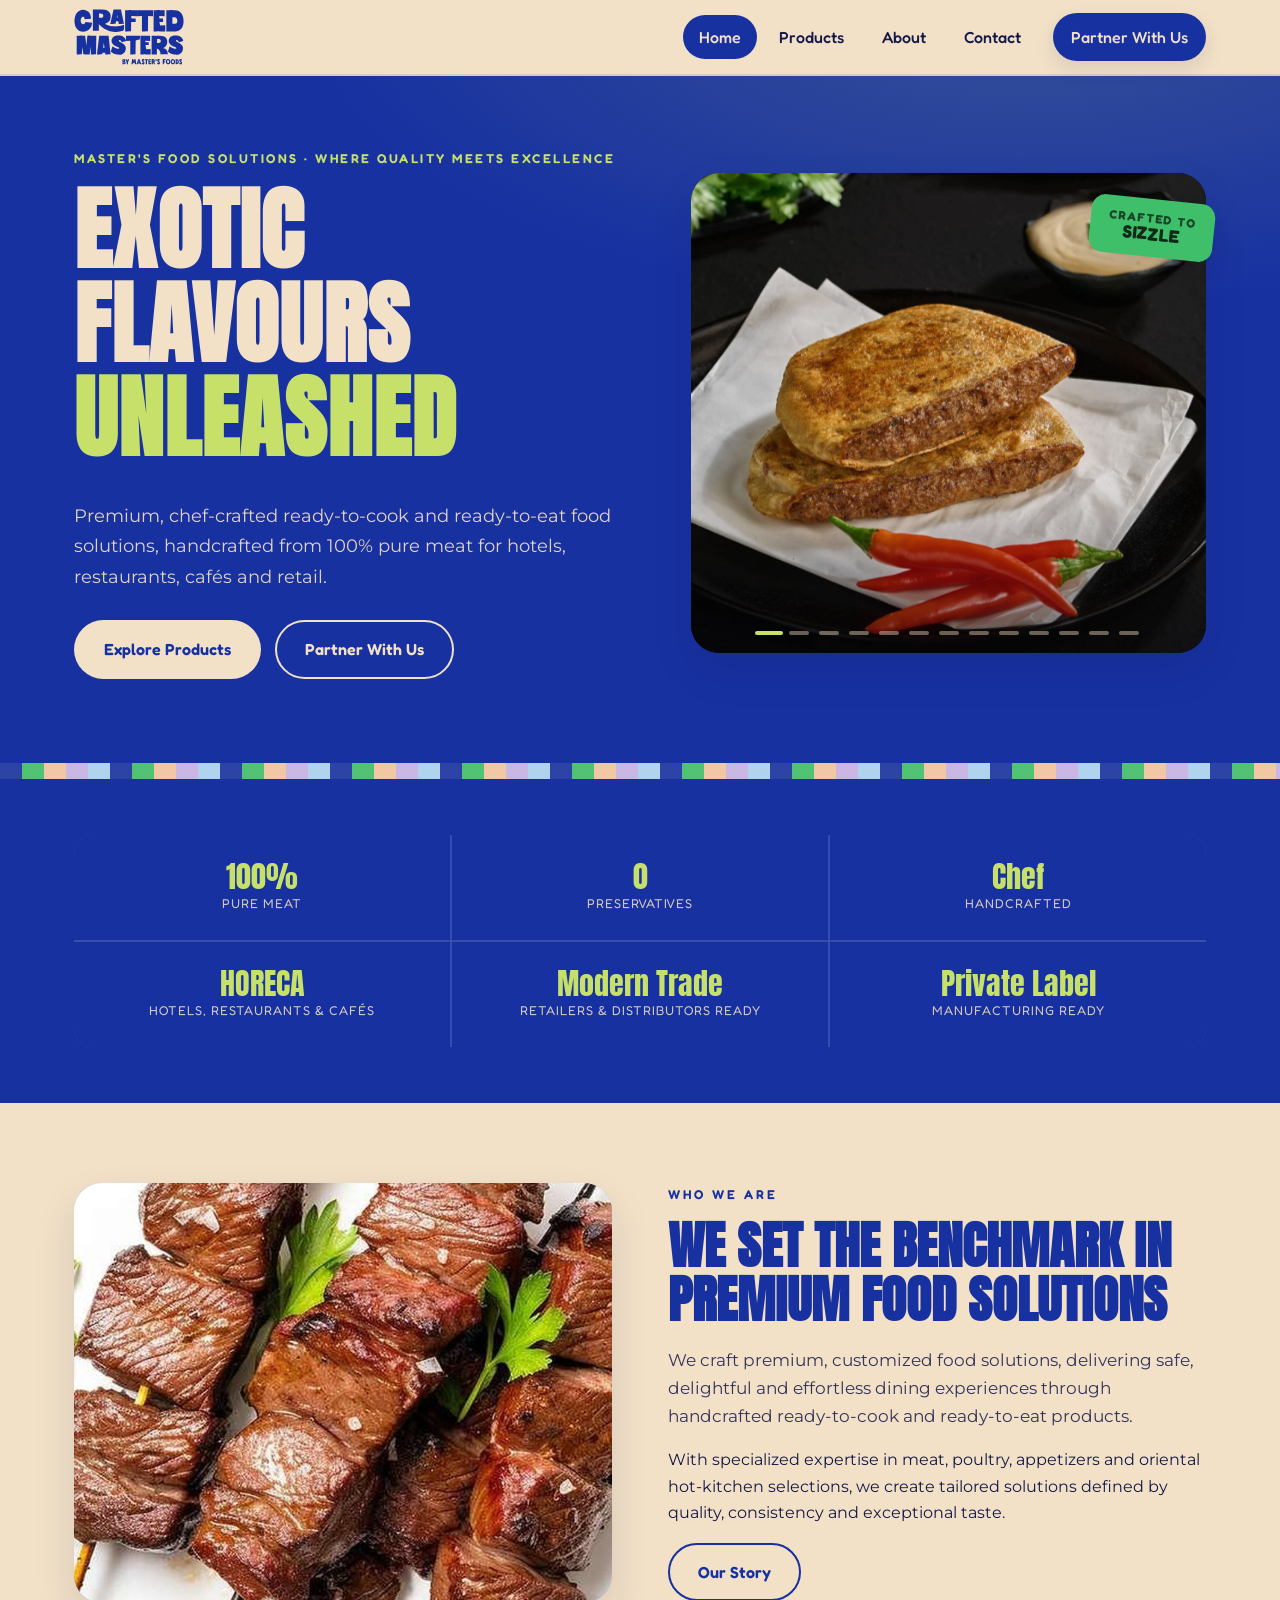
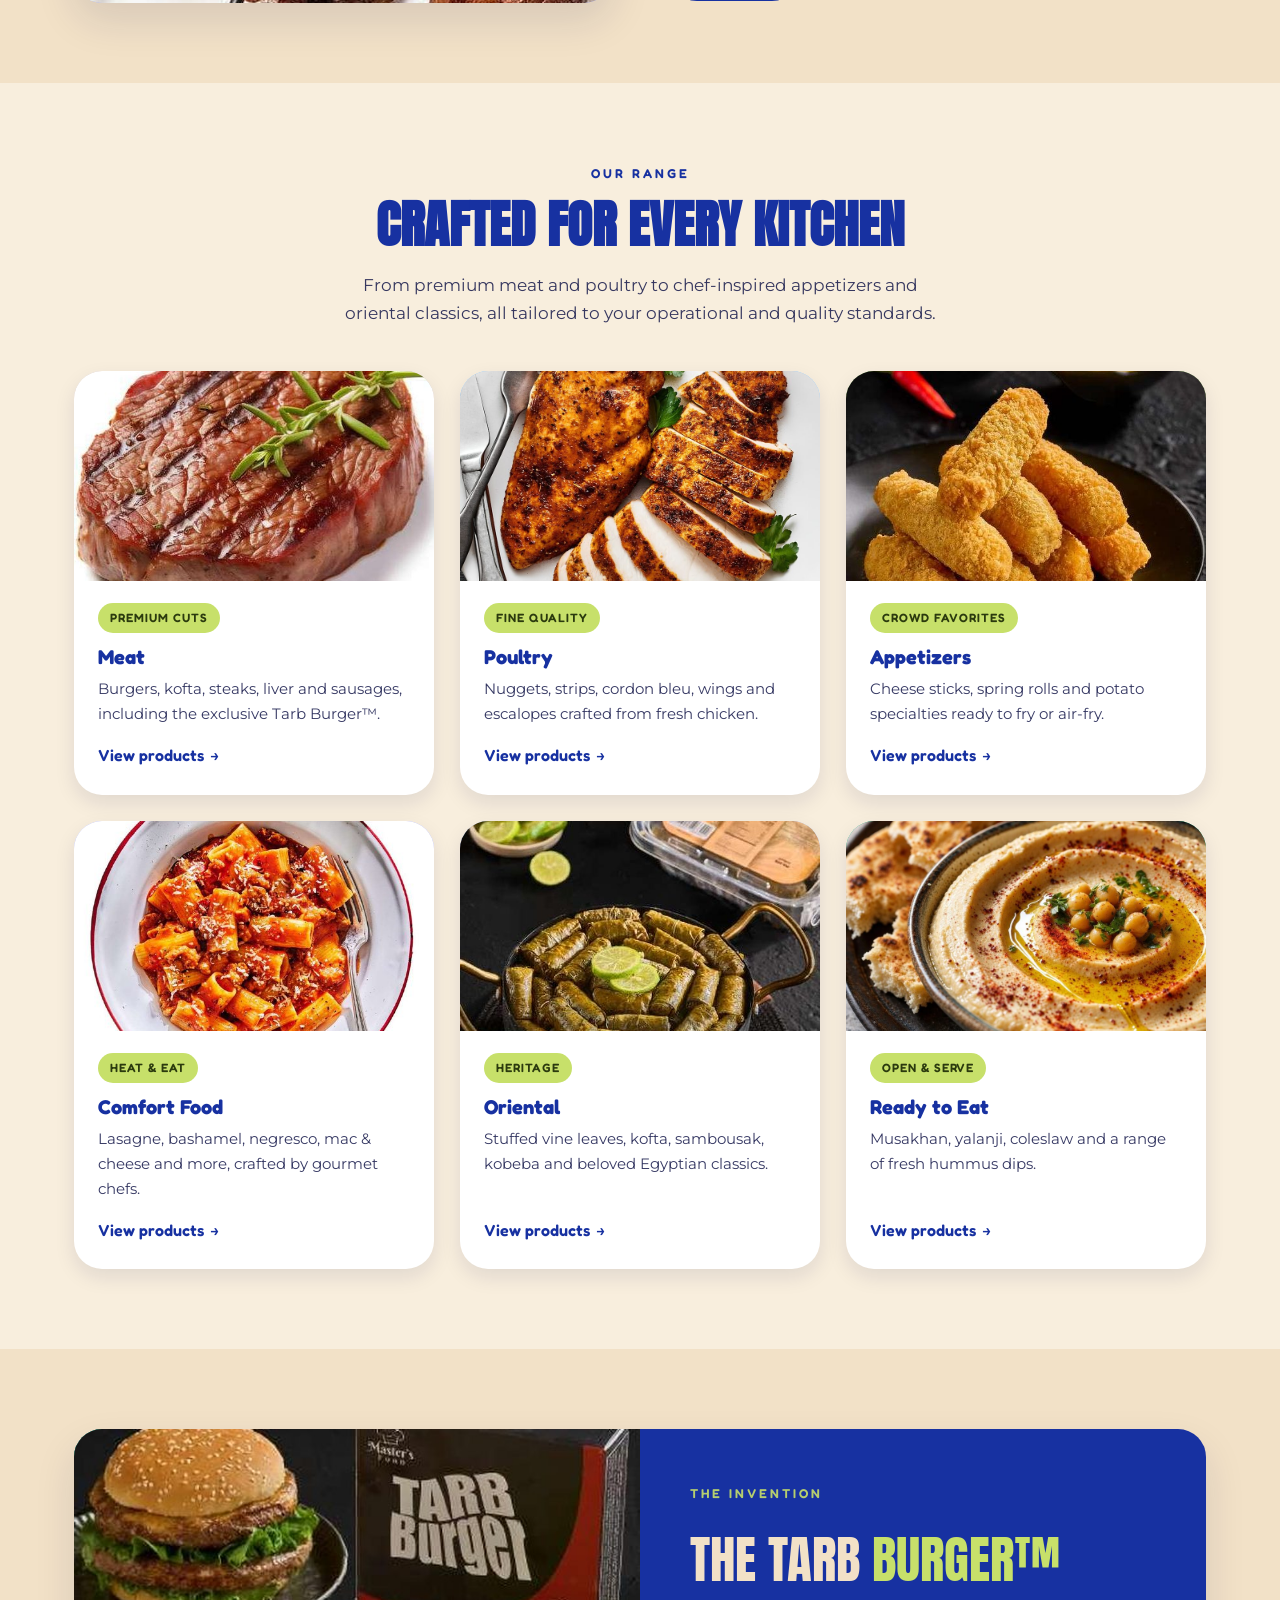
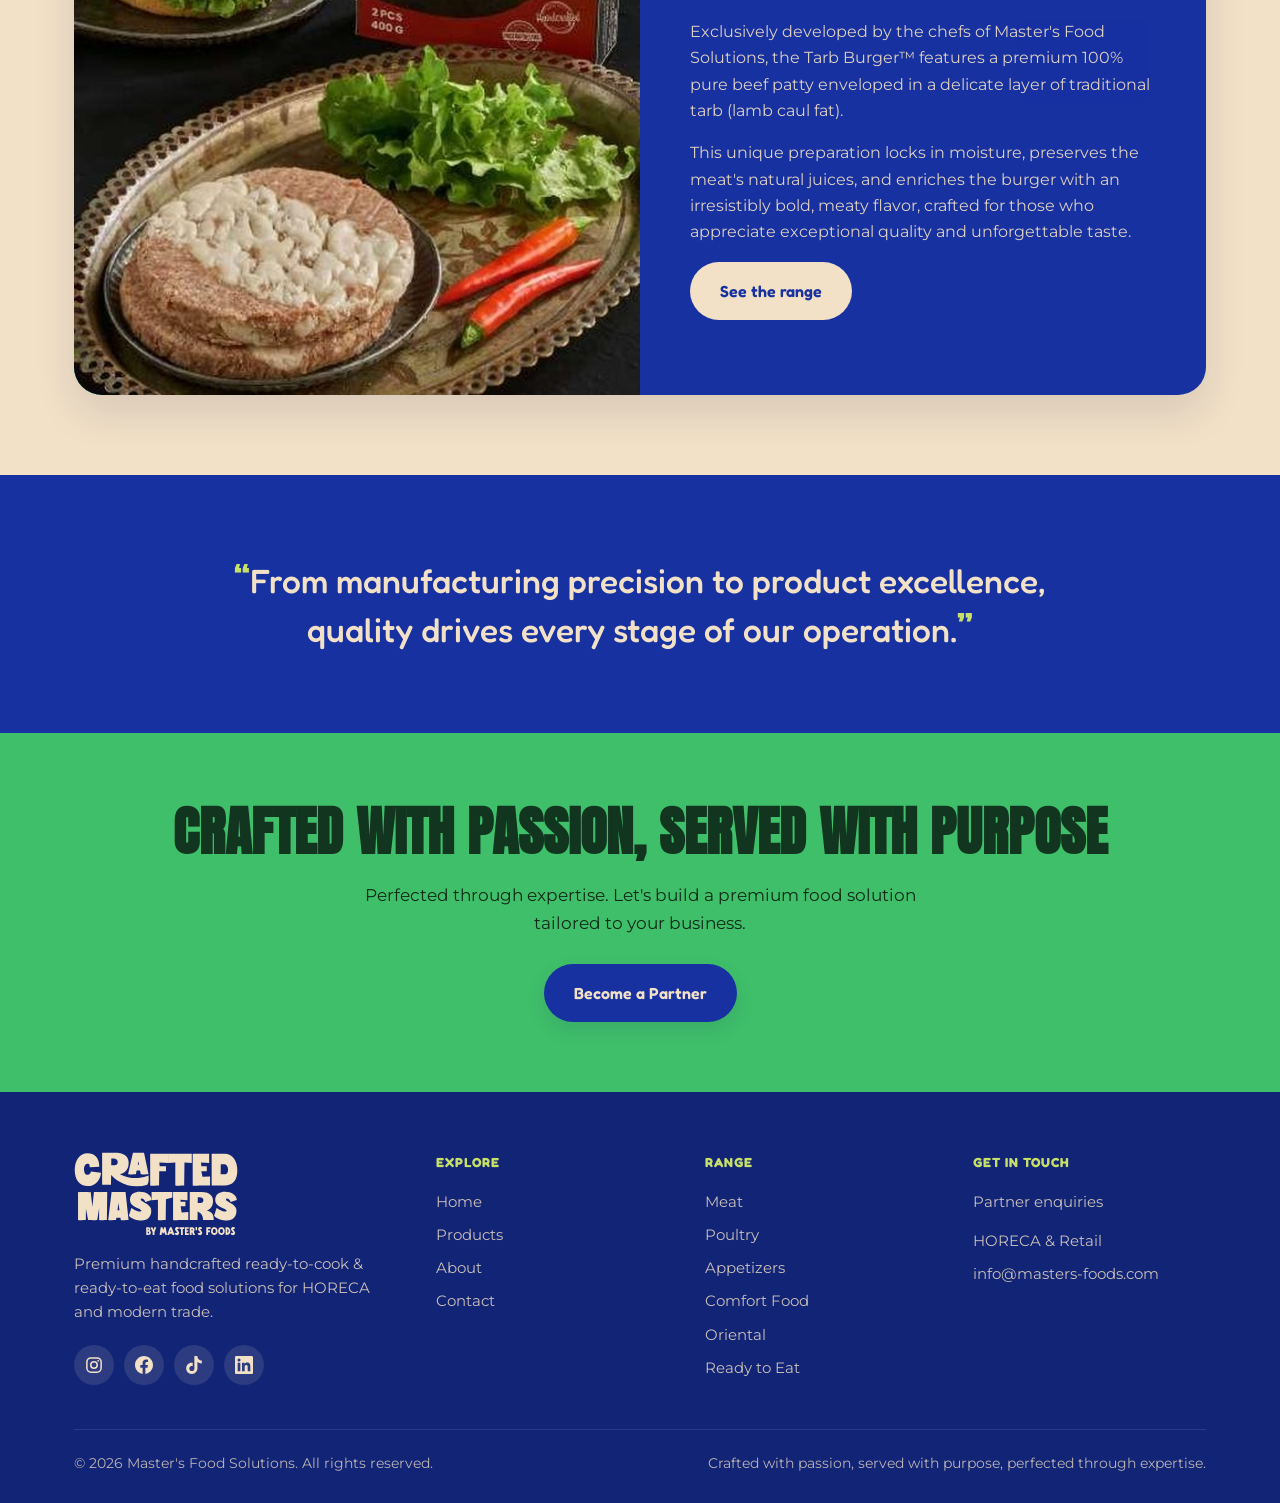
<file: index.html>
<!doctype html>
<html lang="en">
<head>
<meta charset="utf-8">
<meta name="viewport" content="width=device-width, initial-scale=1">
<title>Crafted Masters by Master's Food Solutions</title>
<meta name="description" content="Master's Food Solutions crafts premium ready-to-cook and ready-to-eat food for hotels, restaurants, cafés and retail. 100% pure meat, handcrafted, preservative-free.">
<link rel="preconnect" href="https://fonts.googleapis.com">
<link rel="preconnect" href="https://fonts.gstatic.com" crossorigin>
<link href="https://fonts.googleapis.com/css2?family=Anton&family=Fredoka:wght@400;500;600;700&family=Montserrat:wght@400;500;600;700&display=swap" rel="stylesheet">
<link rel="stylesheet" href="css/style.css">
<link rel="icon" href="favicon.svg" type="image/svg+xml">
<link rel="icon" href="favicon-32.png" type="image/png" sizes="32x32">
<link rel="apple-touch-icon" href="apple-touch-icon.png">
</head>
<body>

<header class="site-header">
  <div class="wrap nav">
    <a class="brand" href="index.html">
      <img src="assets/images/logo/logo-blue.svg" alt="Crafted Masters by Master's Foods" width="231" height="118">
    </a>
    <button class="nav-toggle" aria-label="Menu" aria-expanded="false"><span></span><span></span><span></span></button>
    <ul class="nav-links">
      <li><a class="active" href="index.html">Home</a></li>
      <li><a href="products.html">Products</a></li>
      <li><a href="about.html">About</a></li>
      <li><a href="contact.html">Contact</a></li>
      <li class="nav-cta"><a class="btn btn-primary" href="contact.html">Partner With Us</a></li>
    </ul>
  </div>
</header>

<section class="hero">
  <div class="wrap hero-grid">
    <div>
      <p class="eyebrow on-blue">Master's Food Solutions · Where Quality Meets Excellence</p>
      <h1>Exotic Flavours <span class="accent">Unleashed</span></h1>
      <p class="lead">Premium, chef-crafted ready-to-cook and ready-to-eat food solutions, handcrafted from 100% pure meat for hotels, restaurants, cafés and retail.</p>
      <div class="hero-actions">
        <a class="btn btn-light" href="products.html">Explore Products</a>
        <a class="btn btn-ghost" style="border-color:var(--ivory);color:var(--ivory)" href="contact.html">Partner With Us</a>
      </div>
    </div>
    <div style="position:relative">
      <div class="hero-badge"><small>CRAFTED TO</small><b>SIZZLE</b></div>
      <div class="hero-slideshow" role="group" aria-roledescription="carousel" aria-label="Signature dishes by Master's Food Solutions">
        <div class="hs-stage">
          <figure class="hs-slide is-active"><img src="assets/images/slideshow/slide-01.jpg" alt="Spicy Hawawshi, baked bread stuffed with spiced minced beef" fetchpriority="high"></figure>
          <figure class="hs-slide"><img src="assets/images/slideshow/slide-02.jpg" alt="Crispy Chicken Nuggets with fries and fresh vegetables" loading="lazy"></figure>
          <figure class="hs-slide"><img src="assets/images/slideshow/slide-03.jpg" alt="Cordon Bleu Roll, sliced and served over pasta" loading="lazy"></figure>
          <figure class="hs-slide"><img src="assets/images/slideshow/slide-04.jpg" alt="Creamy Mac and Cheese" loading="lazy"></figure>
          <figure class="hs-slide"><img src="assets/images/slideshow/slide-05.jpg" alt="Tarb Burger™ patty wrapped in lamb caul fat, beside a finished burger" loading="lazy"></figure>
          <figure class="hs-slide"><img src="assets/images/slideshow/slide-06.jpg" alt="Chicken Balls with Red Cheddar, golden and crispy" loading="lazy"></figure>
          <figure class="hs-slide"><img src="assets/images/slideshow/slide-07.jpg" alt="Parmesan Eggplant with tomato sauce" loading="lazy"></figure>
          <figure class="hs-slide"><img src="assets/images/slideshow/slide-08.jpg" alt="Sambousak Mixed Cheese with dipping sauce" loading="lazy"></figure>
          <figure class="hs-slide"><img src="assets/images/slideshow/slide-09.jpg" alt="Stuffed Grape Leaves with lemon" loading="lazy"></figure>
          <figure class="hs-slide"><img src="assets/images/slideshow/slide-10.jpg" alt="Chicken Strips with fries and dipping sauce" loading="lazy"></figure>
          <figure class="hs-slide"><img src="assets/images/slideshow/slide-11.jpg" alt="Veal Escalope Panko with spaghetti" loading="lazy"></figure>
          <figure class="hs-slide"><img src="assets/images/slideshow/slide-12.jpg" alt="Lamb Kofta Tarb on flatbread" loading="lazy"></figure>
          <figure class="hs-slide"><img src="assets/images/slideshow/slide-13.jpg" alt="Meat Balls in rich tomato sauce" loading="lazy"></figure>
        </div>
        <div class="hs-dots" role="tablist" aria-label="Choose dish"></div>
      </div>
    </div>
  </div>
</section>

<div class="stripe-divider"></div>

<section class="section tight bg-blue">
  <div class="wrap">
    <div class="cred reveal">
      <div><div class="n">100%</div><div class="l">Pure Meat</div></div>
      <div><div class="n">0</div><div class="l">Preservatives</div></div>
      <div><div class="n">Chef</div><div class="l">Handcrafted</div></div>
      <div><div class="n">HORECA</div><div class="l">Hotels, Restaurants &amp; Cafés</div></div>
      <div><div class="n">Modern Trade</div><div class="l">Retailers &amp; Distributors Ready</div></div>
      <div><div class="n">Private Label</div><div class="l">Manufacturing Ready</div></div>
    </div>
  </div>
</section>

<section class="section bg-ivory">
  <div class="wrap split">
    <div class="media split-media ph-lilac reveal" data-label="PHOTO: Chef / butchery at work, fine-dining craftsmanship (portrait, ~720×840)">
      <img src="assets/images/about-chef.jpg" alt="Master's Food Solutions chefs at work">
    </div>
    <div class="reveal">
      <p class="eyebrow">Who We Are</p>
      <h2>We set the benchmark in premium food solutions</h2>
      <p class="sub">We craft premium, customized food solutions, delivering safe, delightful and effortless dining experiences through handcrafted ready-to-cook and ready-to-eat products.</p>
      <p>With specialized expertise in meat, poultry, appetizers and oriental hot-kitchen selections, we create tailored solutions defined by quality, consistency and exceptional taste.</p>
      <a class="btn btn-ghost" href="about.html">Our Story</a>
    </div>
  </div>
</section>

<section class="section bg-ivory-soft">
  <div class="wrap">
    <div class="section-head center reveal">
      <p class="eyebrow">Our Range</p>
      <h2>Crafted for every kitchen</h2>
      <p class="sub">From premium meat and poultry to chef-inspired appetizers and oriental classics, all tailored to your operational and quality standards.</p>
    </div>
    <div class="cards">

      <a class="card reveal" href="products.html#meat">
        <div class="media ph-peach" data-label="Premium meat"><img src="assets/images/cat-steaks.jpg" alt="Premium meat"></div>
        <div class="card-body">
          <span class="card-tag">Premium Cuts</span>
          <h3>Meat</h3>
          <p>Burgers, kofta, steaks, liver and sausages, including the exclusive Tarb Burger™.</p>
          <span class="more">View products</span>
        </div>
      </a>
      <a class="card reveal" href="products.html#poultry">
        <div class="media ph-sky" data-label="Poultry"><img src="assets/images/products/poultry.jpeg" alt="Grilled chicken"></div>
        <div class="card-body">
          <span class="card-tag">Fine Quality</span>
          <h3>Poultry</h3>
          <p>Nuggets, strips, cordon bleu, wings and escalopes crafted from fresh chicken.</p>
          <span class="more">View products</span>
        </div>
      </a>
      <a class="card reveal" href="products.html#appetizers">
        <div class="media ph-apple" data-label="Appetizers"><img src="assets/images/cat-appetizers.jpg" alt="Appetizers"></div>
        <div class="card-body">
          <span class="card-tag">Crowd Favorites</span>
          <h3>Appetizers</h3>
          <p>Cheese sticks, spring rolls and potato specialties ready to fry or air-fry.</p>
          <span class="more">View products</span>
        </div>
      </a>
      <a class="card reveal" href="products.html#comfort">
        <div class="media ph-lilac" data-label="Comfort food"><img src="assets/images/cat-hotkitchen.jpg" alt="Comfort food"></div>
        <div class="card-body">
          <span class="card-tag">Heat &amp; Eat</span>
          <h3>Comfort Food</h3>
          <p>Lasagne, bashamel, negresco, mac &amp; cheese and more, crafted by gourmet chefs.</p>
          <span class="more">View products</span>
        </div>
      </a>
      <a class="card reveal" href="products.html#oriental">
        <div class="media ph-dust" data-label="Oriental"><img src="assets/images/cat-traditional.jpg" alt="Oriental"></div>
        <div class="card-body">
          <span class="card-tag">Heritage</span>
          <h3>Oriental</h3>
          <p>Stuffed vine leaves, kofta, sambousak, kobeba and beloved Egyptian classics.</p>
          <span class="more">View products</span>
        </div>
      </a>
      <a class="card reveal" href="products.html#ready">
        <div class="media ph-green" data-label="Ready to eat"><img src="assets/images/products/hummos.jpeg" alt="Fresh hummus dips"></div>
        <div class="card-body">
          <span class="card-tag">Open &amp; Serve</span>
          <h3>Ready to Eat</h3>
          <p>Musakhan, yalanji, coleslaw and a range of fresh hummus dips.</p>
          <span class="more">View products</span>
        </div>
      </a>

    </div>
  </div>
</section>

<section class="section bg-ivory">
  <div class="wrap">
    <div class="feature reveal">
      <div class="media ph-green" data-label="PHOTO: Tarb Burger™ hero shot (portrait/square, ~620×620)"><img src="assets/images/tarb-burger.jpg" alt="The Tarb Burger"></div>
      <div class="feature-text">
        <p class="eyebrow on-blue">The Invention</p>
        <div class="tm">The Tarb <span>Burger™</span></div>
        <p>Exclusively developed by the chefs of Master's Food Solutions, the Tarb Burger™ features a premium 100% pure beef patty enveloped in a delicate layer of traditional tarb (lamb caul fat).</p>
        <p>This unique preparation locks in moisture, preserves the meat's natural juices, and enriches the burger with an irresistibly bold, meaty flavor, crafted for those who appreciate exceptional quality and unforgettable taste.</p>
        <a class="btn btn-light" href="products.html#meat">See the range</a>
      </div>
    </div>
  </div>
</section>

<section class="section bg-blue">
  <div class="wrap">
    <p class="quote reveal"><span class="mark">“</span>From manufacturing precision to product excellence, quality drives every stage of our operation.<span class="mark">”</span></p>
  </div>
</section>

<section class="cta-band">
  <div class="wrap reveal">
    <h2>Crafted with passion, served with purpose</h2>
    <p>Perfected through expertise. Let's build a premium food solution tailored to your business.</p>
    <a class="btn btn-primary" href="contact.html">Become a Partner</a>
  </div>
</section>

<footer class="site-footer">
  <div class="wrap">
    <div class="footer-grid">
      <div class="footer-brand">
        <img class="footer-logo" src="assets/images/logo/logo-ivory.svg" alt="Crafted Masters by Master's Foods" width="231" height="118" loading="lazy">
        <p>Premium handcrafted ready-to-cook &amp; ready-to-eat food solutions for HORECA and modern trade.</p>
        <div class="social">
          <a href="https://www.instagram.com/crafted.masters/" target="_blank" rel="noopener" aria-label="Crafted Masters on Instagram" title="Instagram"><svg viewBox="0 0 24 24" fill="none" stroke="currentColor" stroke-width="2" aria-hidden="true"><rect x="2.5" y="2.5" width="19" height="19" rx="5.5"/><circle cx="12" cy="12" r="4.3"/><circle cx="17.6" cy="6.4" r="1.2" fill="currentColor" stroke="none"/></svg></a>
          <a href="https://www.facebook.com/share/1J4ET8G1GH/" target="_blank" rel="noopener" aria-label="Crafted Masters on Facebook" title="Facebook"><svg viewBox="0 0 24 24" fill="currentColor" aria-hidden="true"><path d="M24 12.073c0-6.627-5.373-12-12-12s-12 5.373-12 12c0 5.99 4.388 10.954 10.125 11.854v-8.385H7.078v-3.47h3.047V9.43c0-3.007 1.792-4.669 4.533-4.669 1.312 0 2.686.235 2.686.235v2.953H15.83c-1.491 0-1.956.925-1.956 1.874v2.25h3.328l-.532 3.47h-2.796v8.385C19.612 23.027 24 18.062 24 12.073z"/></svg></a>
          <a href="https://www.tiktok.com/@craftedmasters" target="_blank" rel="noopener" aria-label="Crafted Masters on TikTok" title="TikTok"><svg viewBox="0 0 24 24" fill="currentColor" aria-hidden="true"><path d="M12.525.02c1.31-.02 2.61-.01 3.91-.02.08 1.53.63 3.09 1.75 4.17 1.12 1.11 2.7 1.62 4.24 1.79v4.03c-1.44-.05-2.89-.35-4.2-.97-.57-.26-1.1-.59-1.62-.93-.01 2.92.01 5.84-.02 8.75-.08 1.4-.54 2.79-1.35 3.94-1.31 1.92-3.58 3.17-5.91 3.21-1.43.08-2.86-.31-4.08-1.03-2.02-1.19-3.44-3.37-3.65-5.71-.02-.5-.03-1-.01-1.49.18-1.9 1.12-3.72 2.58-4.96 1.66-1.44 3.98-2.13 6.15-1.72.02 1.48-.04 2.96-.04 4.44-.99-.32-2.15-.23-3.02.37-.63.41-1.11 1.04-1.36 1.75-.21.51-.15 1.07-.14 1.61.24 1.64 1.82 3.02 3.5 2.87 1.12-.01 2.19-.66 2.77-1.61.19-.33.4-.67.41-1.06.1-1.79.06-3.57.07-5.36.01-4.03-.01-8.05.02-12.07z"/></svg></a>
          <a href="https://www.linkedin.com/company/crafted-masters/" target="_blank" rel="noopener" aria-label="Crafted Masters on LinkedIn" title="LinkedIn"><svg viewBox="0 0 24 24" fill="currentColor" aria-hidden="true"><path d="M20.447 20.452h-3.554v-5.569c0-1.328-.027-3.037-1.852-3.037-1.853 0-2.136 1.445-2.136 2.939v5.667H9.351V9h3.414v1.561h.046c.477-.9 1.637-1.85 3.37-1.85 3.601 0 4.267 2.37 4.267 5.455v6.286zM5.337 7.433a2.062 2.062 0 1 1 0-4.125 2.062 2.062 0 0 1 0 4.125zM7.119 20.452H3.555V9h3.564v11.452zM22.225 0H1.771C.792 0 0 .774 0 1.729v20.542C0 23.227.792 24 1.771 24h20.451C23.2 24 24 23.227 24 22.271V1.729C24 .774 23.2 0 22.222 0h.003z"/></svg></a>
        </div>
      </div>
      <div>
        <h5>Explore</h5>
        <a href="index.html">Home</a>
        <a href="products.html">Products</a>
        <a href="about.html">About</a>
        <a href="contact.html">Contact</a>
      </div>
      <div>
        <h5>Range</h5>
        <a href="products.html#meat">Meat</a>
        <a href="products.html#poultry">Poultry</a>
        <a href="products.html#appetizers">Appetizers</a>
        <a href="products.html#comfort">Comfort Food</a>
        <a href="products.html#oriental">Oriental</a>
        <a href="products.html#ready">Ready to Eat</a>
      </div>
      <div>
        <h5>Get in touch</h5>
        <a href="contact.html">Partner enquiries</a>
        <p>HORECA &amp; Retail</p>
        <a href="mailto:info@masters-foods.com">info@masters-foods.com</a>
      </div>
    </div>
    <div class="footer-bottom">
      <span>© <span id="year">2026</span> Master's Food Solutions. All rights reserved.</span>
      <span>Crafted with passion, served with purpose, perfected through expertise.</span>
    </div>
  </div>
</footer>

<script src="js/main.js"></script>
</body>
</html>
</file>
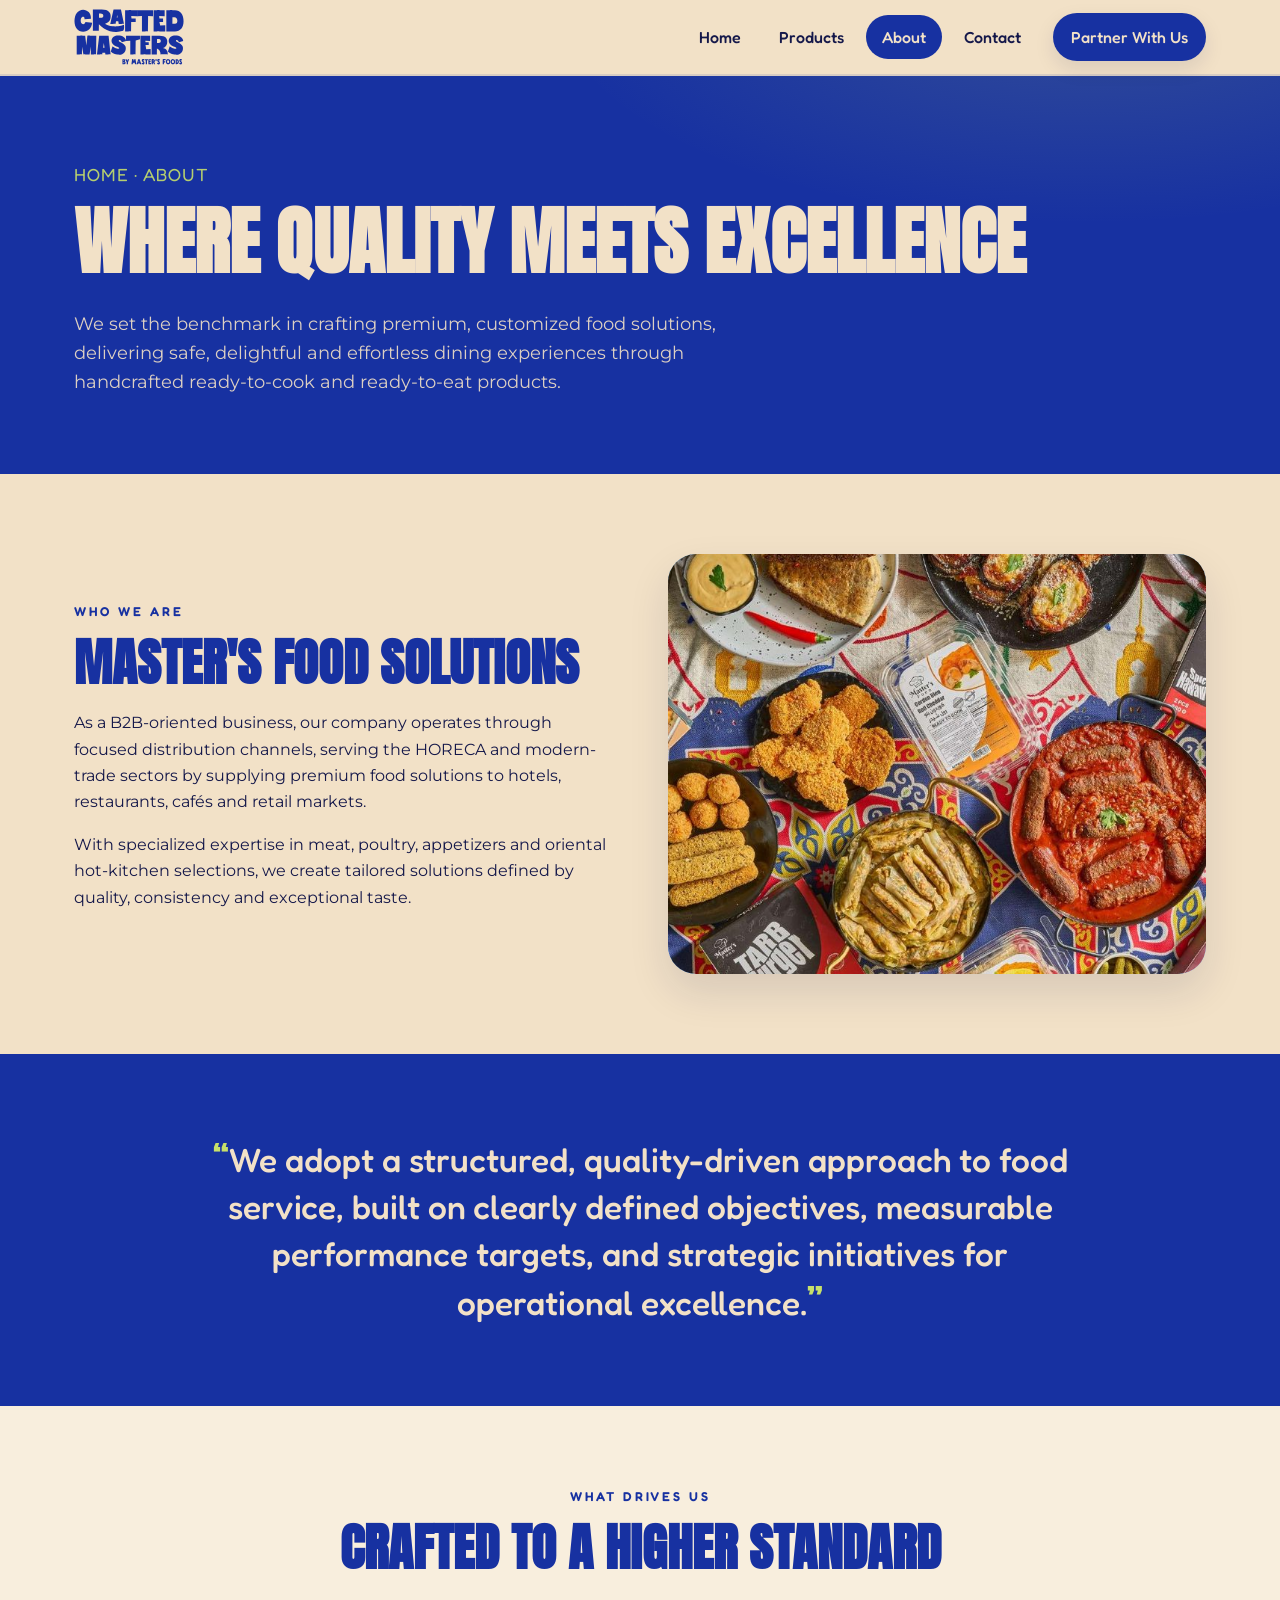
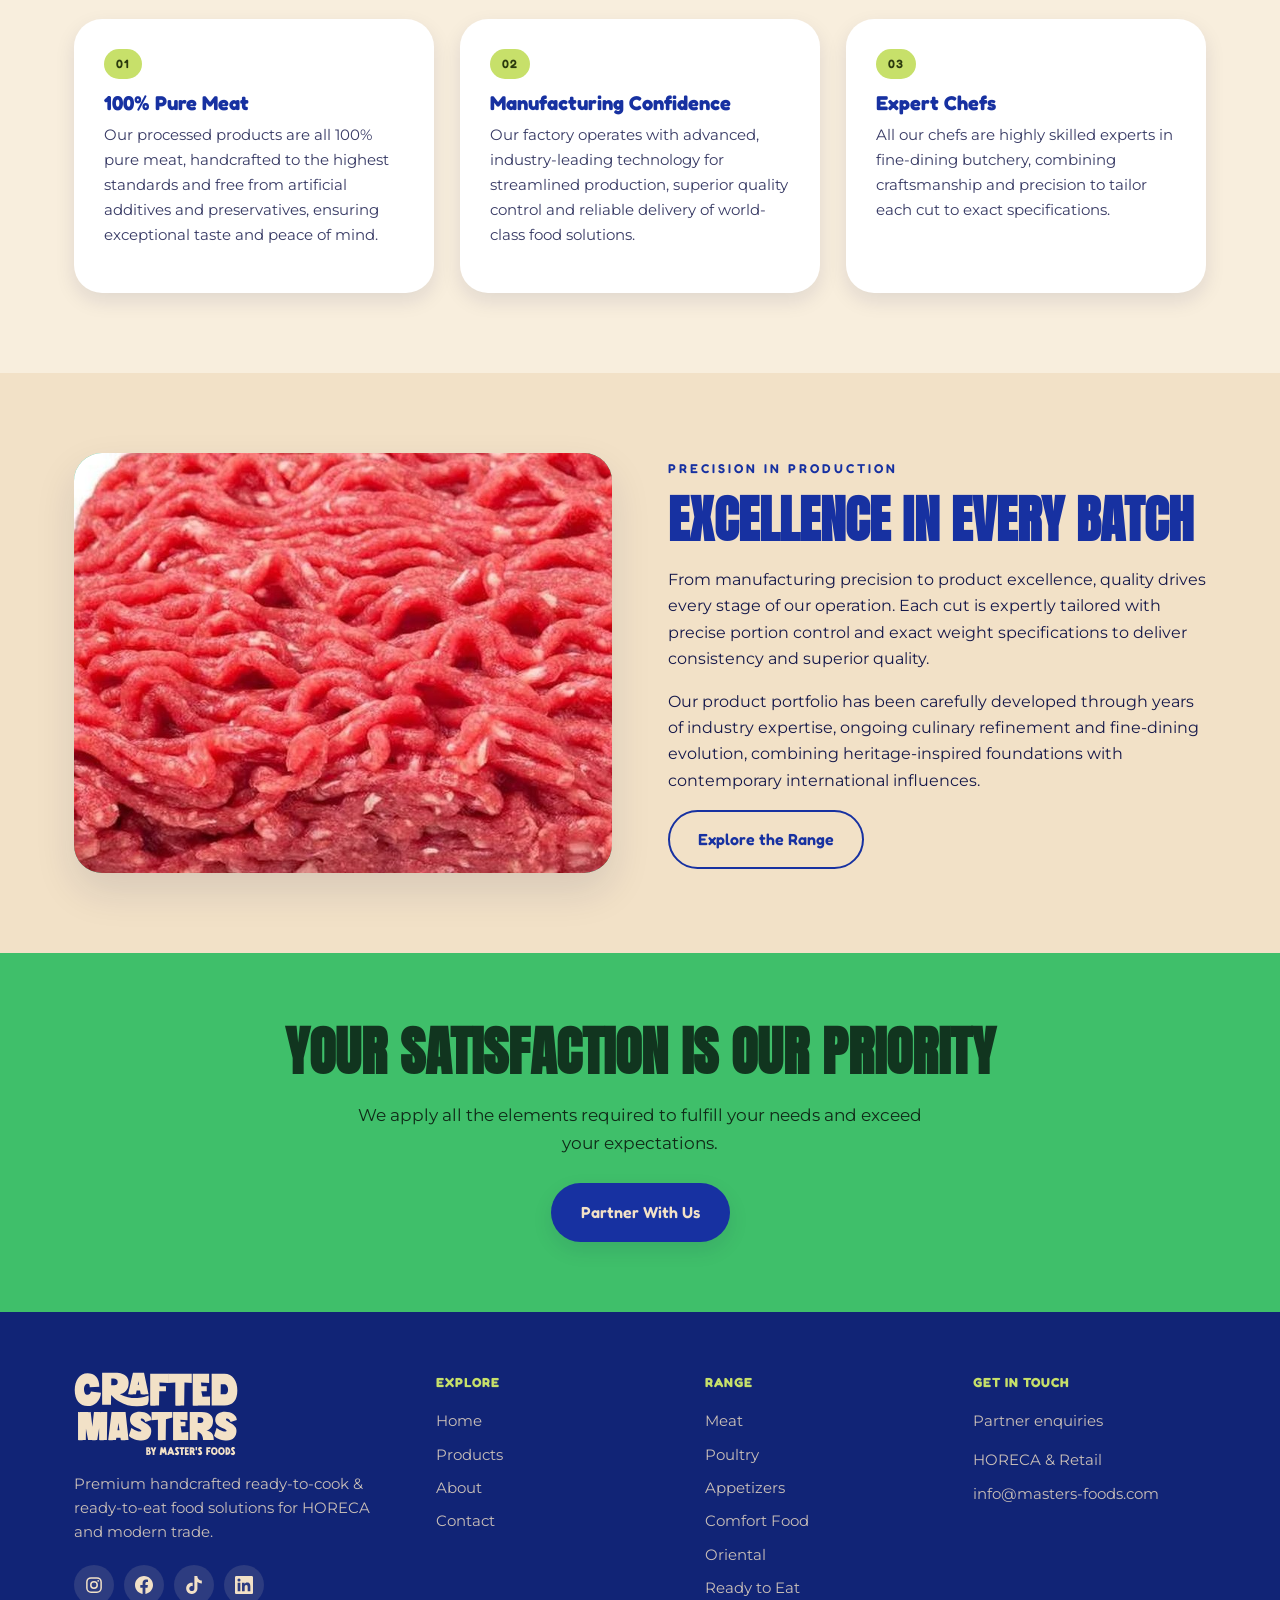
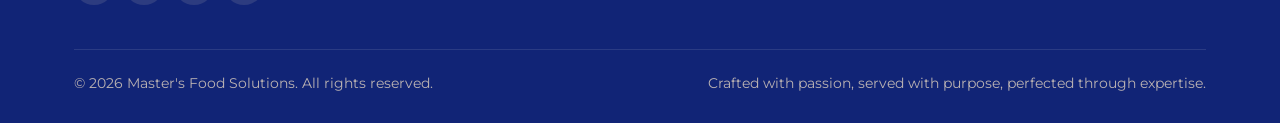
<file: about.html>
<!doctype html>
<html lang="en">
<head>
<meta charset="utf-8">
<meta name="viewport" content="width=device-width, initial-scale=1">
<title>About Crafted Masters</title>
<meta name="description" content="Master's Food Solutions is a B2B food manufacturer serving HORECA and modern trade with premium, handcrafted, 100% pure-meat food solutions.">
<link rel="preconnect" href="https://fonts.googleapis.com">
<link rel="preconnect" href="https://fonts.gstatic.com" crossorigin>
<link href="https://fonts.googleapis.com/css2?family=Anton&family=Fredoka:wght@400;500;600;700&family=Montserrat:wght@400;500;600;700&display=swap" rel="stylesheet">
<link rel="stylesheet" href="css/style.css">
<link rel="icon" href="favicon.svg" type="image/svg+xml">
<link rel="icon" href="favicon-32.png" type="image/png" sizes="32x32">
<link rel="apple-touch-icon" href="apple-touch-icon.png">
</head>
<body>

<header class="site-header">
  <div class="wrap nav">
    <a class="brand" href="index.html">
      <img src="assets/images/logo/logo-blue.svg" alt="Crafted Masters by Master's Foods" width="231" height="118">
    </a>
    <button class="nav-toggle" aria-label="Menu" aria-expanded="false"><span></span><span></span><span></span></button>
    <ul class="nav-links">
      <li><a href="index.html">Home</a></li>
      <li><a href="products.html">Products</a></li>
      <li><a class="active" href="about.html">About</a></li>
      <li><a href="contact.html">Contact</a></li>
      <li class="nav-cta"><a class="btn btn-primary" href="contact.html">Partner With Us</a></li>
    </ul>
  </div>
</header>

<section class="page-hero">
  <div class="wrap">
    <p class="breadcrumb">Home · About</p>
    <h1>Where Quality Meets Excellence</h1>
    <p>We set the benchmark in crafting premium, customized food solutions, delivering safe, delightful and effortless dining experiences through handcrafted ready-to-cook and ready-to-eat products.</p>
  </div>
</section>

<section class="section bg-ivory">
  <div class="wrap split">
    <div class="reveal">
      <p class="eyebrow">Who We Are</p>
      <h2>Master's Food Solutions</h2>
      <p>As a B2B-oriented business, our company operates through focused distribution channels, serving the HORECA and modern-trade sectors by supplying premium food solutions to hotels, restaurants, cafés and retail markets.</p>
      <p>With specialized expertise in meat, poultry, appetizers and oriental hot-kitchen selections, we create tailored solutions defined by quality, consistency and exceptional taste.</p>
    </div>
    <div class="media split-media ph-sky reveal" data-label="PHOTO: Company / facility or chef team (portrait, ~720×840)">
      <img src="assets/images/about-company.jpg" alt="Master's Food Solutions">
    </div>
  </div>
</section>

<section class="section bg-blue">
  <div class="wrap">
    <p class="quote reveal"><span class="mark">“</span>We adopt a structured, quality-driven approach to food service, built on clearly defined objectives, measurable performance targets, and strategic initiatives for operational excellence.<span class="mark">”</span></p>
  </div>
</section>

<section class="section bg-ivory-soft">
  <div class="wrap">
    <div class="section-head center reveal">
      <p class="eyebrow">What Drives Us</p>
      <h2>Crafted to a higher standard</h2>
    </div>
    <div class="cards">
      <div class="card reveal"><div class="card-body" style="padding:30px">
        <span class="card-tag">01</span><h3>100% Pure Meat</h3>
        <p>Our processed products are all 100% pure meat, handcrafted to the highest standards and free from artificial additives and preservatives, ensuring exceptional taste and peace of mind.</p>
      </div></div>
      <div class="card reveal"><div class="card-body" style="padding:30px">
        <span class="card-tag">02</span><h3>Manufacturing Confidence</h3>
        <p>Our factory operates with advanced, industry-leading technology for streamlined production, superior quality control and reliable delivery of world-class food solutions.</p>
      </div></div>
      <div class="card reveal"><div class="card-body" style="padding:30px">
        <span class="card-tag">03</span><h3>Expert Chefs</h3>
        <p>All our chefs are highly skilled experts in fine-dining butchery, combining craftsmanship and precision to tailor each cut to exact specifications.</p>
      </div></div>
    </div>
  </div>
</section>

<section class="section bg-ivory">
  <div class="wrap split">
    <div class="media split-media ph-green reveal" data-label="PHOTO: Factory / production line (landscape, ~720×560)">
      <img src="assets/images/about-factory.jpg" alt="Manufacturing facility">
    </div>
    <div class="reveal">
      <p class="eyebrow">Precision in Production</p>
      <h2>Excellence in every batch</h2>
      <p>From manufacturing precision to product excellence, quality drives every stage of our operation. Each cut is expertly tailored with precise portion control and exact weight specifications to deliver consistency and superior quality.</p>
      <p>Our product portfolio has been carefully developed through years of industry expertise, ongoing culinary refinement and fine-dining evolution, combining heritage-inspired foundations with contemporary international influences.</p>
      <a class="btn btn-ghost" href="products.html">Explore the Range</a>
    </div>
  </div>
</section>

<section class="cta-band">
  <div class="wrap reveal">
    <h2>Your satisfaction is our priority</h2>
    <p>We apply all the elements required to fulfill your needs and exceed your expectations.</p>
    <a class="btn btn-primary" href="contact.html">Partner With Us</a>
  </div>
</section>

<footer class="site-footer">
  <div class="wrap">
    <div class="footer-grid">
      <div class="footer-brand">
        <img class="footer-logo" src="assets/images/logo/logo-ivory.svg" alt="Crafted Masters by Master's Foods" width="231" height="118" loading="lazy">
        <p>Premium handcrafted ready-to-cook &amp; ready-to-eat food solutions for HORECA and modern trade.</p>
        <div class="social">
          <a href="https://www.instagram.com/crafted.masters/" target="_blank" rel="noopener" aria-label="Crafted Masters on Instagram" title="Instagram"><svg viewBox="0 0 24 24" fill="none" stroke="currentColor" stroke-width="2" aria-hidden="true"><rect x="2.5" y="2.5" width="19" height="19" rx="5.5"/><circle cx="12" cy="12" r="4.3"/><circle cx="17.6" cy="6.4" r="1.2" fill="currentColor" stroke="none"/></svg></a>
          <a href="https://www.facebook.com/share/1J4ET8G1GH/" target="_blank" rel="noopener" aria-label="Crafted Masters on Facebook" title="Facebook"><svg viewBox="0 0 24 24" fill="currentColor" aria-hidden="true"><path d="M24 12.073c0-6.627-5.373-12-12-12s-12 5.373-12 12c0 5.99 4.388 10.954 10.125 11.854v-8.385H7.078v-3.47h3.047V9.43c0-3.007 1.792-4.669 4.533-4.669 1.312 0 2.686.235 2.686.235v2.953H15.83c-1.491 0-1.956.925-1.956 1.874v2.25h3.328l-.532 3.47h-2.796v8.385C19.612 23.027 24 18.062 24 12.073z"/></svg></a>
          <a href="https://www.tiktok.com/@craftedmasters" target="_blank" rel="noopener" aria-label="Crafted Masters on TikTok" title="TikTok"><svg viewBox="0 0 24 24" fill="currentColor" aria-hidden="true"><path d="M12.525.02c1.31-.02 2.61-.01 3.91-.02.08 1.53.63 3.09 1.75 4.17 1.12 1.11 2.7 1.62 4.24 1.79v4.03c-1.44-.05-2.89-.35-4.2-.97-.57-.26-1.1-.59-1.62-.93-.01 2.92.01 5.84-.02 8.75-.08 1.4-.54 2.79-1.35 3.94-1.31 1.92-3.58 3.17-5.91 3.21-1.43.08-2.86-.31-4.08-1.03-2.02-1.19-3.44-3.37-3.65-5.71-.02-.5-.03-1-.01-1.49.18-1.9 1.12-3.72 2.58-4.96 1.66-1.44 3.98-2.13 6.15-1.72.02 1.48-.04 2.96-.04 4.44-.99-.32-2.15-.23-3.02.37-.63.41-1.11 1.04-1.36 1.75-.21.51-.15 1.07-.14 1.61.24 1.64 1.82 3.02 3.5 2.87 1.12-.01 2.19-.66 2.77-1.61.19-.33.4-.67.41-1.06.1-1.79.06-3.57.07-5.36.01-4.03-.01-8.05.02-12.07z"/></svg></a>
          <a href="https://www.linkedin.com/company/crafted-masters/" target="_blank" rel="noopener" aria-label="Crafted Masters on LinkedIn" title="LinkedIn"><svg viewBox="0 0 24 24" fill="currentColor" aria-hidden="true"><path d="M20.447 20.452h-3.554v-5.569c0-1.328-.027-3.037-1.852-3.037-1.853 0-2.136 1.445-2.136 2.939v5.667H9.351V9h3.414v1.561h.046c.477-.9 1.637-1.85 3.37-1.85 3.601 0 4.267 2.37 4.267 5.455v6.286zM5.337 7.433a2.062 2.062 0 1 1 0-4.125 2.062 2.062 0 0 1 0 4.125zM7.119 20.452H3.555V9h3.564v11.452zM22.225 0H1.771C.792 0 0 .774 0 1.729v20.542C0 23.227.792 24 1.771 24h20.451C23.2 24 24 23.227 24 22.271V1.729C24 .774 23.2 0 22.222 0h.003z"/></svg></a>
        </div>
      </div>
      <div>
        <h5>Explore</h5>
        <a href="index.html">Home</a>
        <a href="products.html">Products</a>
        <a href="about.html">About</a>
        <a href="contact.html">Contact</a>
      </div>
      <div>
        <h5>Range</h5>
        <a href="products.html#meat">Meat</a>
        <a href="products.html#poultry">Poultry</a>
        <a href="products.html#appetizers">Appetizers</a>
        <a href="products.html#comfort">Comfort Food</a>
        <a href="products.html#oriental">Oriental</a>
        <a href="products.html#ready">Ready to Eat</a>
      </div>
      <div>
        <h5>Get in touch</h5>
        <a href="contact.html">Partner enquiries</a>
        <p>HORECA &amp; Retail</p>
        <a href="mailto:info@masters-foods.com">info@masters-foods.com</a>
      </div>
    </div>
    <div class="footer-bottom">
      <span>© <span id="year">2026</span> Master's Food Solutions. All rights reserved.</span>
      <span>Crafted with passion, served with purpose, perfected through expertise.</span>
    </div>
  </div>
</footer>

<script src="js/main.js"></script>
</body>
</html>
</file>
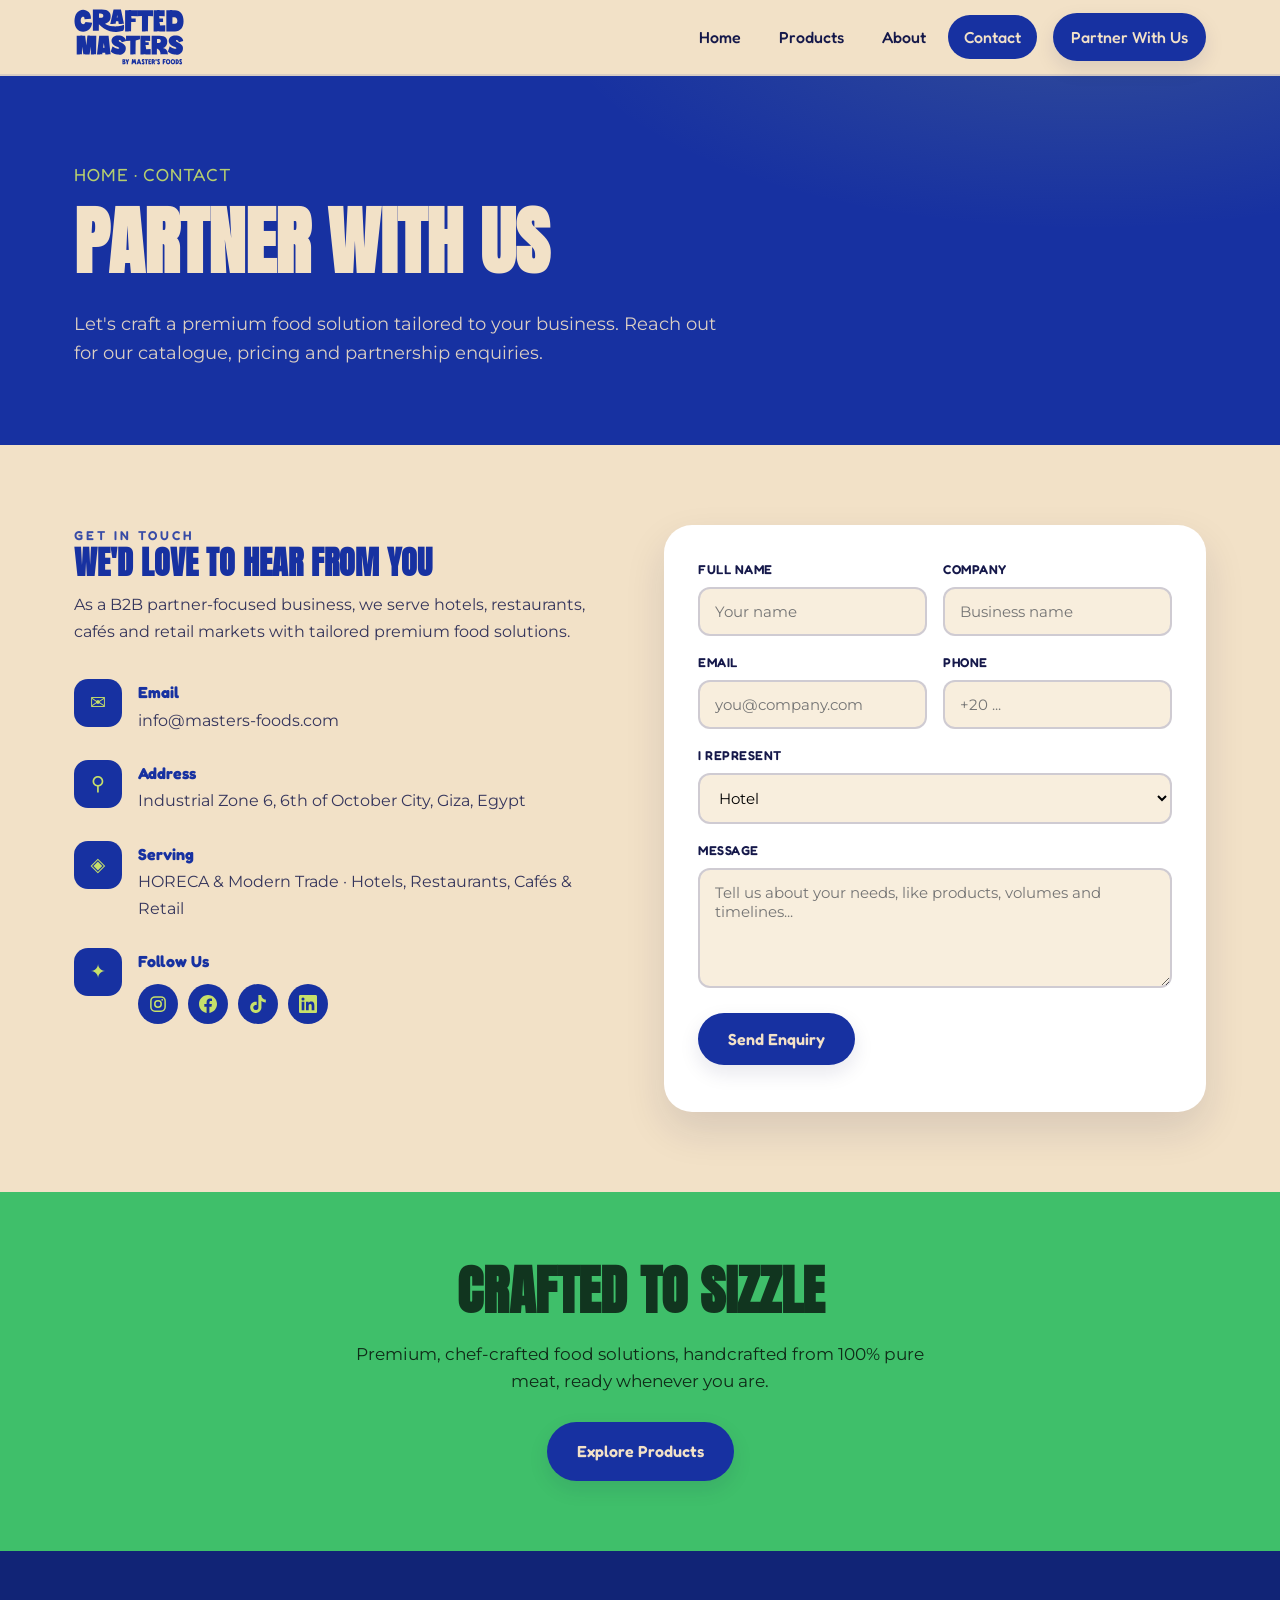
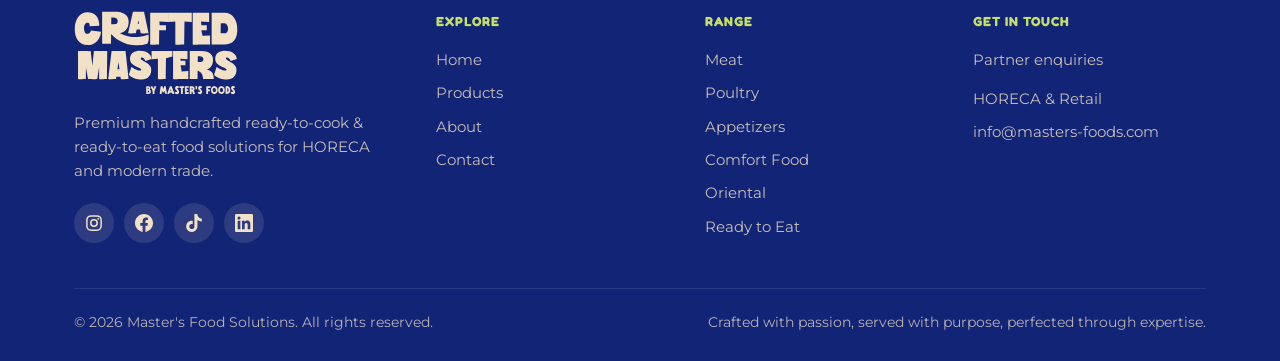
<file: contact.html>
<!doctype html>
<html lang="en">
<head>
<meta charset="utf-8">
<meta name="viewport" content="width=device-width, initial-scale=1">
<title>Contact Crafted Masters</title>
<meta name="description" content="Partner with Master's Food Solutions. Request our catalogue, discuss tailored food solutions for your hotel, restaurant, café or retail business.">
<link rel="preconnect" href="https://fonts.googleapis.com">
<link rel="preconnect" href="https://fonts.gstatic.com" crossorigin>
<link href="https://fonts.googleapis.com/css2?family=Anton&family=Fredoka:wght@400;500;600;700&family=Montserrat:wght@400;500;600;700&display=swap" rel="stylesheet">
<link rel="stylesheet" href="css/style.css">
<link rel="icon" href="favicon.svg" type="image/svg+xml">
<link rel="icon" href="favicon-32.png" type="image/png" sizes="32x32">
<link rel="apple-touch-icon" href="apple-touch-icon.png">
</head>
<body>

<header class="site-header">
  <div class="wrap nav">
    <a class="brand" href="index.html">
      <img src="assets/images/logo/logo-blue.svg" alt="Crafted Masters by Master's Foods" width="231" height="118">
    </a>
    <button class="nav-toggle" aria-label="Menu" aria-expanded="false"><span></span><span></span><span></span></button>
    <ul class="nav-links">
      <li><a href="index.html">Home</a></li>
      <li><a href="products.html">Products</a></li>
      <li><a href="about.html">About</a></li>
      <li><a class="active" href="contact.html">Contact</a></li>
      <li class="nav-cta"><a class="btn btn-primary" href="contact.html">Partner With Us</a></li>
    </ul>
  </div>
</header>

<section class="page-hero">
  <div class="wrap">
    <p class="breadcrumb">Home · Contact</p>
    <h1>Partner With Us</h1>
    <p>Let's craft a premium food solution tailored to your business. Reach out for our catalogue, pricing and partnership enquiries.</p>
  </div>
</section>

<section class="section bg-ivory">
  <div class="wrap contact-grid">

    <div class="contact-info reveal">
      <p class="eyebrow">Get in touch</p>
      <h2 style="font-family:var(--font-display);text-transform:uppercase;color:var(--blue);font-size:2rem">We'd love to hear from you</h2>
      <p style="opacity:.85;margin-bottom:34px">As a B2B partner-focused business, we serve hotels, restaurants, cafés and retail markets with tailored premium food solutions.</p>

      <div class="info-item">
        <div class="ic">✉</div>
        <div><h4>Email</h4><p><a href="mailto:info@masters-foods.com">info@masters-foods.com</a></p></div>
      </div>
      <div class="info-item">
        <div class="ic">⚲</div>
        <div><h4>Address</h4><p>Industrial Zone 6, 6th of October City, Giza, Egypt</p></div>
      </div>
      <div class="info-item">
        <div class="ic">◈</div>
        <div><h4>Serving</h4><p>HORECA &amp; Modern Trade · Hotels, Restaurants, Cafés &amp; Retail</p></div>
      </div>
      <div class="info-item">
        <div class="ic">✦</div>
        <div><h4>Follow Us</h4>
          <div class="social">
            <a href="https://www.instagram.com/crafted.masters/" target="_blank" rel="noopener" aria-label="Crafted Masters on Instagram" title="Instagram"><svg viewBox="0 0 24 24" fill="none" stroke="currentColor" stroke-width="2" aria-hidden="true"><rect x="2.5" y="2.5" width="19" height="19" rx="5.5"/><circle cx="12" cy="12" r="4.3"/><circle cx="17.6" cy="6.4" r="1.2" fill="currentColor" stroke="none"/></svg></a>
            <a href="https://www.facebook.com/share/1J4ET8G1GH/" target="_blank" rel="noopener" aria-label="Crafted Masters on Facebook" title="Facebook"><svg viewBox="0 0 24 24" fill="currentColor" aria-hidden="true"><path d="M24 12.073c0-6.627-5.373-12-12-12s-12 5.373-12 12c0 5.99 4.388 10.954 10.125 11.854v-8.385H7.078v-3.47h3.047V9.43c0-3.007 1.792-4.669 4.533-4.669 1.312 0 2.686.235 2.686.235v2.953H15.83c-1.491 0-1.956.925-1.956 1.874v2.25h3.328l-.532 3.47h-2.796v8.385C19.612 23.027 24 18.062 24 12.073z"/></svg></a>
            <a href="https://www.tiktok.com/@craftedmasters" target="_blank" rel="noopener" aria-label="Crafted Masters on TikTok" title="TikTok"><svg viewBox="0 0 24 24" fill="currentColor" aria-hidden="true"><path d="M12.525.02c1.31-.02 2.61-.01 3.91-.02.08 1.53.63 3.09 1.75 4.17 1.12 1.11 2.7 1.62 4.24 1.79v4.03c-1.44-.05-2.89-.35-4.2-.97-.57-.26-1.1-.59-1.62-.93-.01 2.92.01 5.84-.02 8.75-.08 1.4-.54 2.79-1.35 3.94-1.31 1.92-3.58 3.17-5.91 3.21-1.43.08-2.86-.31-4.08-1.03-2.02-1.19-3.44-3.37-3.65-5.71-.02-.5-.03-1-.01-1.49.18-1.9 1.12-3.72 2.58-4.96 1.66-1.44 3.98-2.13 6.15-1.72.02 1.48-.04 2.96-.04 4.44-.99-.32-2.15-.23-3.02.37-.63.41-1.11 1.04-1.36 1.75-.21.51-.15 1.07-.14 1.61.24 1.64 1.82 3.02 3.5 2.87 1.12-.01 2.19-.66 2.77-1.61.19-.33.4-.67.41-1.06.1-1.79.06-3.57.07-5.36.01-4.03-.01-8.05.02-12.07z"/></svg></a>
            <a href="https://www.linkedin.com/company/crafted-masters/" target="_blank" rel="noopener" aria-label="Crafted Masters on LinkedIn" title="LinkedIn"><svg viewBox="0 0 24 24" fill="currentColor" aria-hidden="true"><path d="M20.447 20.452h-3.554v-5.569c0-1.328-.027-3.037-1.852-3.037-1.853 0-2.136 1.445-2.136 2.939v5.667H9.351V9h3.414v1.561h.046c.477-.9 1.637-1.85 3.37-1.85 3.601 0 4.267 2.37 4.267 5.455v6.286zM5.337 7.433a2.062 2.062 0 1 1 0-4.125 2.062 2.062 0 0 1 0 4.125zM7.119 20.452H3.555V9h3.564v11.452zM22.225 0H1.771C.792 0 0 .774 0 1.729v20.542C0 23.227.792 24 1.771 24h20.451C23.2 24 24 23.227 24 22.271V1.729C24 .774 23.2 0 22.222 0h.003z"/></svg></a>
          </div>
        </div>
      </div>
    </div>

    <div class="form reveal">
      <form id="contact-form" action="https://api.web3forms.com/submit" method="POST" novalidate>
        <input type="hidden" name="access_key" value="ba9deade-c434-41dc-948e-777baba2bccf">
        <input type="hidden" name="subject" value="New Partner Enquiry - Crafted Masters Website">
        <input type="hidden" name="from_name" value="Crafted Masters Website">
        <input type="checkbox" name="botcheck" style="display:none" tabindex="-1" autocomplete="off" aria-hidden="true">
        <div class="row">
          <div class="field">
            <label for="name">Full name</label>
            <input id="name" name="name" type="text" placeholder="Your name" required>
          </div>
          <div class="field">
            <label for="company">Company</label>
            <input id="company" name="company" type="text" placeholder="Business name">
          </div>
        </div>
        <div class="row">
          <div class="field">
            <label for="email">Email</label>
            <input id="email" name="email" type="email" placeholder="you@company.com" required>
          </div>
          <div class="field">
            <label for="phone">Phone</label>
            <input id="phone" name="phone" type="tel" placeholder="+20 ...">
          </div>
        </div>
        <div class="field">
          <label for="sector">I represent</label>
          <select id="sector" name="sector">
            <option>Hotel</option>
            <option>Restaurant</option>
            <option>Café</option>
            <option>Retail / Modern Trade</option>
            <option>Distributor</option>
            <option>Other</option>
          </select>
        </div>
        <div class="field">
          <label for="message">Message</label>
          <textarea id="message" name="message" placeholder="Tell us about your needs, like products, volumes and timelines..."></textarea>
        </div>
        <button class="btn btn-primary" type="submit">Send Enquiry</button>
        <p class="form-status form-note" role="status" aria-live="polite"></p>
      </form>
    </div>

  </div>
</section>

<section class="cta-band">
  <div class="wrap reveal">
    <h2>Crafted to sizzle</h2>
    <p>Premium, chef-crafted food solutions, handcrafted from 100% pure meat, ready whenever you are.</p>
    <a class="btn btn-primary" href="products.html">Explore Products</a>
  </div>
</section>

<footer class="site-footer">
  <div class="wrap">
    <div class="footer-grid">
      <div class="footer-brand">
        <img class="footer-logo" src="assets/images/logo/logo-ivory.svg" alt="Crafted Masters by Master's Foods" width="231" height="118" loading="lazy">
        <p>Premium handcrafted ready-to-cook &amp; ready-to-eat food solutions for HORECA and modern trade.</p>
        <div class="social">
          <a href="https://www.instagram.com/crafted.masters/" target="_blank" rel="noopener" aria-label="Crafted Masters on Instagram" title="Instagram"><svg viewBox="0 0 24 24" fill="none" stroke="currentColor" stroke-width="2" aria-hidden="true"><rect x="2.5" y="2.5" width="19" height="19" rx="5.5"/><circle cx="12" cy="12" r="4.3"/><circle cx="17.6" cy="6.4" r="1.2" fill="currentColor" stroke="none"/></svg></a>
          <a href="https://www.facebook.com/share/1J4ET8G1GH/" target="_blank" rel="noopener" aria-label="Crafted Masters on Facebook" title="Facebook"><svg viewBox="0 0 24 24" fill="currentColor" aria-hidden="true"><path d="M24 12.073c0-6.627-5.373-12-12-12s-12 5.373-12 12c0 5.99 4.388 10.954 10.125 11.854v-8.385H7.078v-3.47h3.047V9.43c0-3.007 1.792-4.669 4.533-4.669 1.312 0 2.686.235 2.686.235v2.953H15.83c-1.491 0-1.956.925-1.956 1.874v2.25h3.328l-.532 3.47h-2.796v8.385C19.612 23.027 24 18.062 24 12.073z"/></svg></a>
          <a href="https://www.tiktok.com/@craftedmasters" target="_blank" rel="noopener" aria-label="Crafted Masters on TikTok" title="TikTok"><svg viewBox="0 0 24 24" fill="currentColor" aria-hidden="true"><path d="M12.525.02c1.31-.02 2.61-.01 3.91-.02.08 1.53.63 3.09 1.75 4.17 1.12 1.11 2.7 1.62 4.24 1.79v4.03c-1.44-.05-2.89-.35-4.2-.97-.57-.26-1.1-.59-1.62-.93-.01 2.92.01 5.84-.02 8.75-.08 1.4-.54 2.79-1.35 3.94-1.31 1.92-3.58 3.17-5.91 3.21-1.43.08-2.86-.31-4.08-1.03-2.02-1.19-3.44-3.37-3.65-5.71-.02-.5-.03-1-.01-1.49.18-1.9 1.12-3.72 2.58-4.96 1.66-1.44 3.98-2.13 6.15-1.72.02 1.48-.04 2.96-.04 4.44-.99-.32-2.15-.23-3.02.37-.63.41-1.11 1.04-1.36 1.75-.21.51-.15 1.07-.14 1.61.24 1.64 1.82 3.02 3.5 2.87 1.12-.01 2.19-.66 2.77-1.61.19-.33.4-.67.41-1.06.1-1.79.06-3.57.07-5.36.01-4.03-.01-8.05.02-12.07z"/></svg></a>
          <a href="https://www.linkedin.com/company/crafted-masters/" target="_blank" rel="noopener" aria-label="Crafted Masters on LinkedIn" title="LinkedIn"><svg viewBox="0 0 24 24" fill="currentColor" aria-hidden="true"><path d="M20.447 20.452h-3.554v-5.569c0-1.328-.027-3.037-1.852-3.037-1.853 0-2.136 1.445-2.136 2.939v5.667H9.351V9h3.414v1.561h.046c.477-.9 1.637-1.85 3.37-1.85 3.601 0 4.267 2.37 4.267 5.455v6.286zM5.337 7.433a2.062 2.062 0 1 1 0-4.125 2.062 2.062 0 0 1 0 4.125zM7.119 20.452H3.555V9h3.564v11.452zM22.225 0H1.771C.792 0 0 .774 0 1.729v20.542C0 23.227.792 24 1.771 24h20.451C23.2 24 24 23.227 24 22.271V1.729C24 .774 23.2 0 22.222 0h.003z"/></svg></a>
        </div>
      </div>
      <div>
        <h5>Explore</h5>
        <a href="index.html">Home</a>
        <a href="products.html">Products</a>
        <a href="about.html">About</a>
        <a href="contact.html">Contact</a>
      </div>
      <div>
        <h5>Range</h5>
        <a href="products.html#meat">Meat</a>
        <a href="products.html#poultry">Poultry</a>
        <a href="products.html#appetizers">Appetizers</a>
        <a href="products.html#comfort">Comfort Food</a>
        <a href="products.html#oriental">Oriental</a>
        <a href="products.html#ready">Ready to Eat</a>
      </div>
      <div>
        <h5>Get in touch</h5>
        <a href="contact.html">Partner enquiries</a>
        <p>HORECA &amp; Retail</p>
        <a href="mailto:info@masters-foods.com">info@masters-foods.com</a>
      </div>
    </div>
    <div class="footer-bottom">
      <span>© <span id="year">2026</span> Master's Food Solutions. All rights reserved.</span>
      <span>Crafted with passion, served with purpose, perfected through expertise.</span>
    </div>
  </div>
</footer>

<script src="js/main.js"></script>
</body>
</html>
</file>
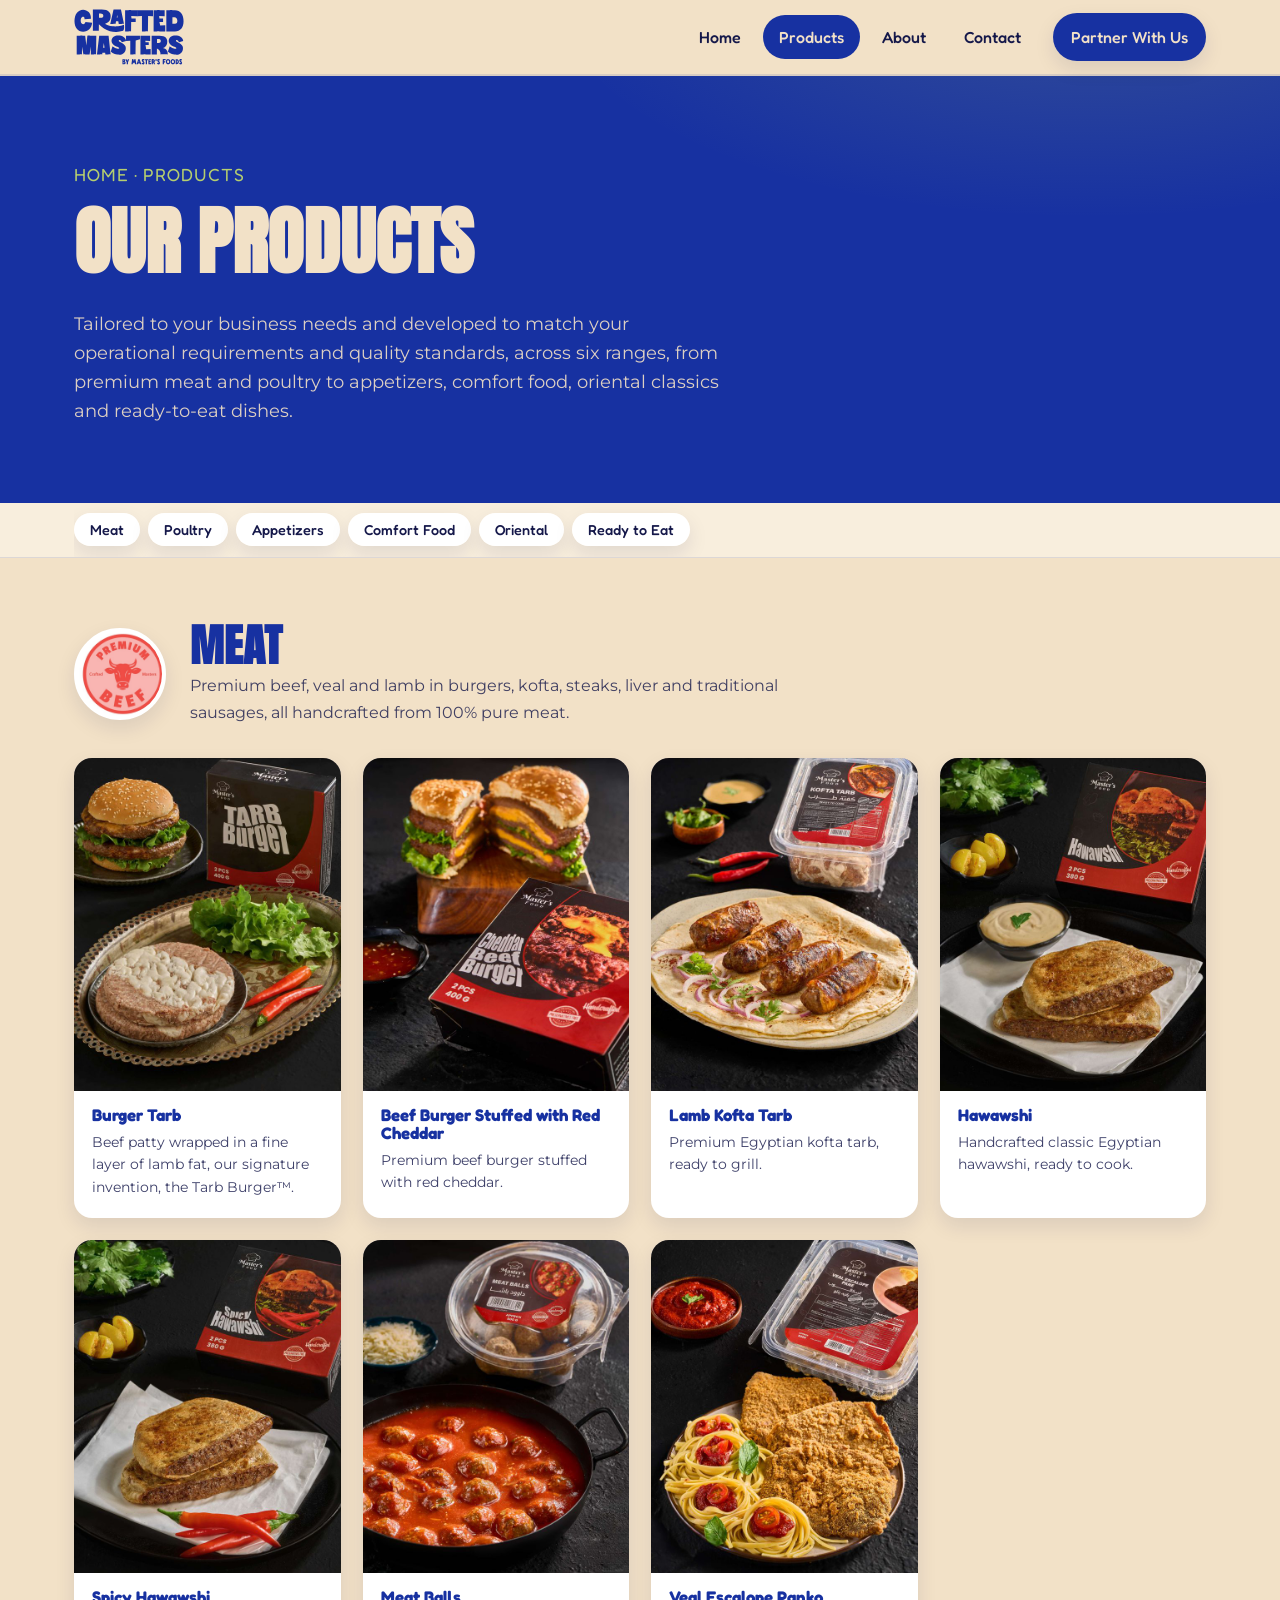
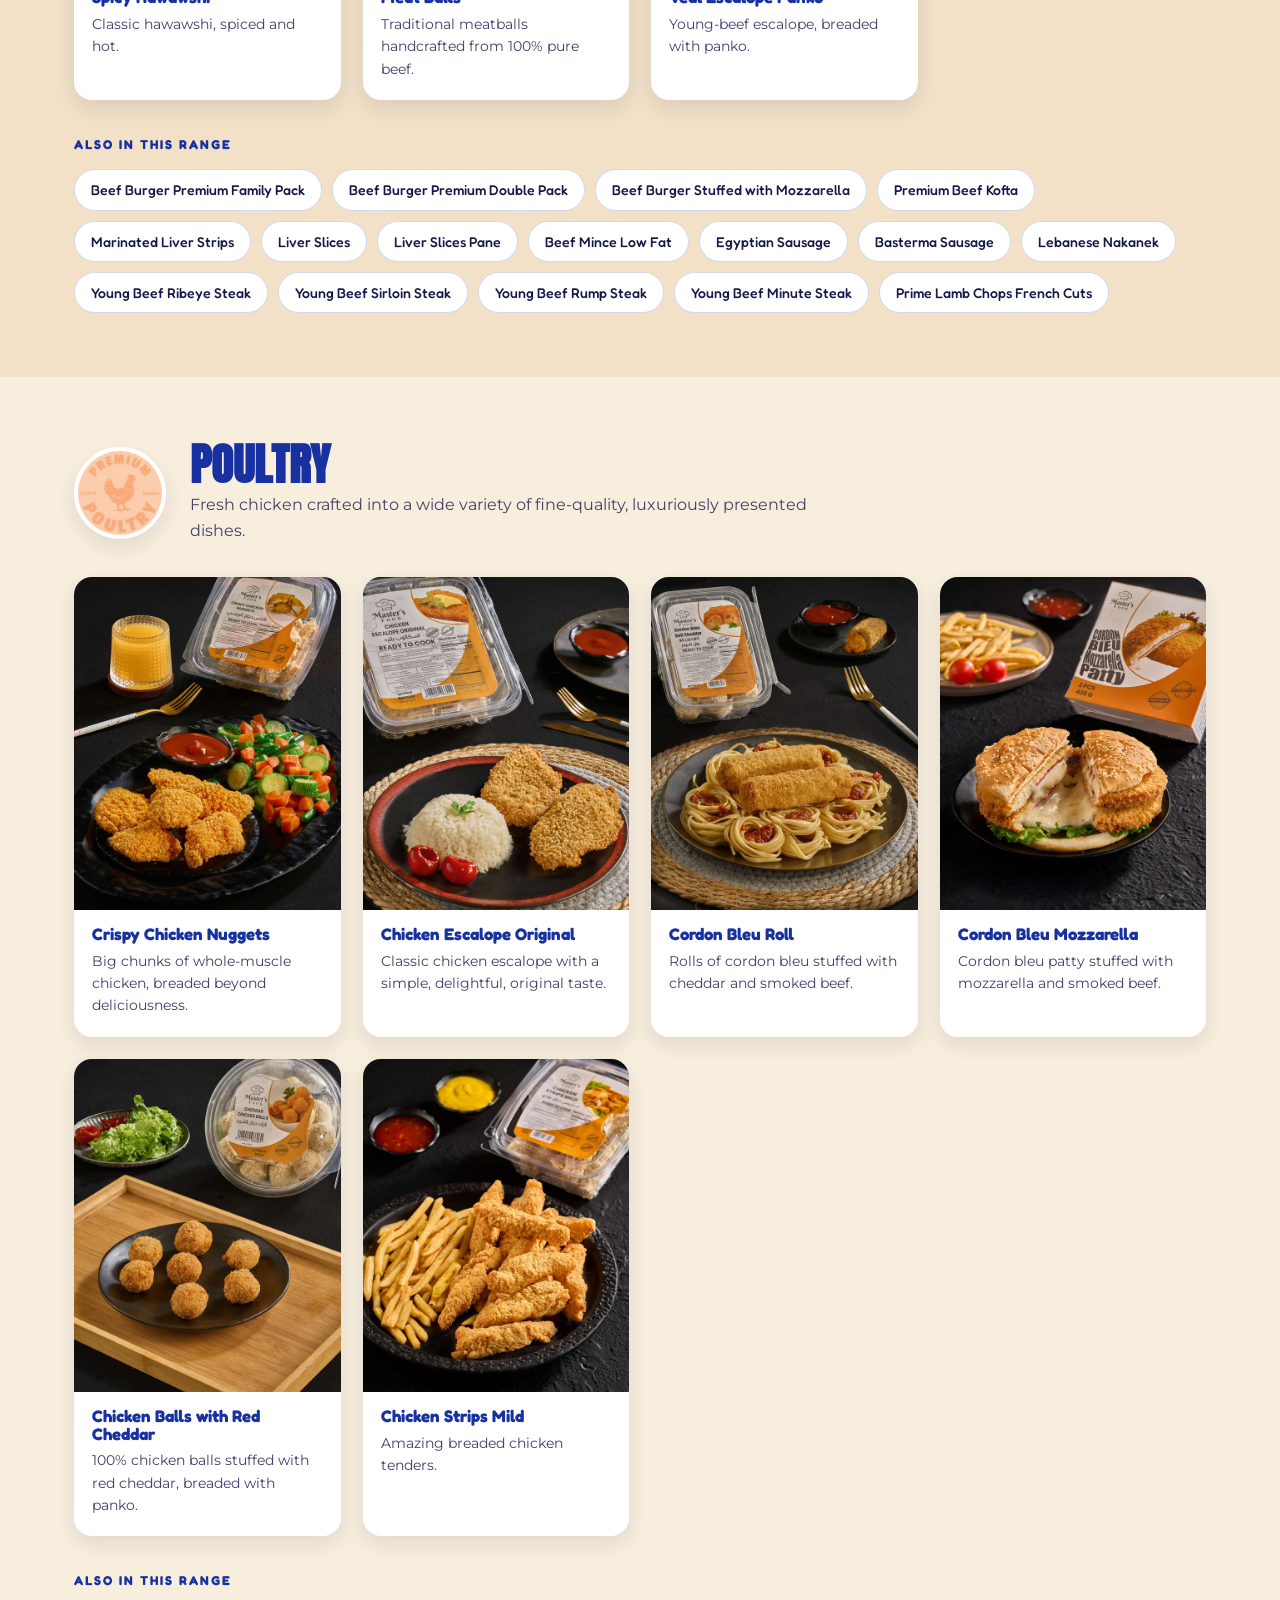
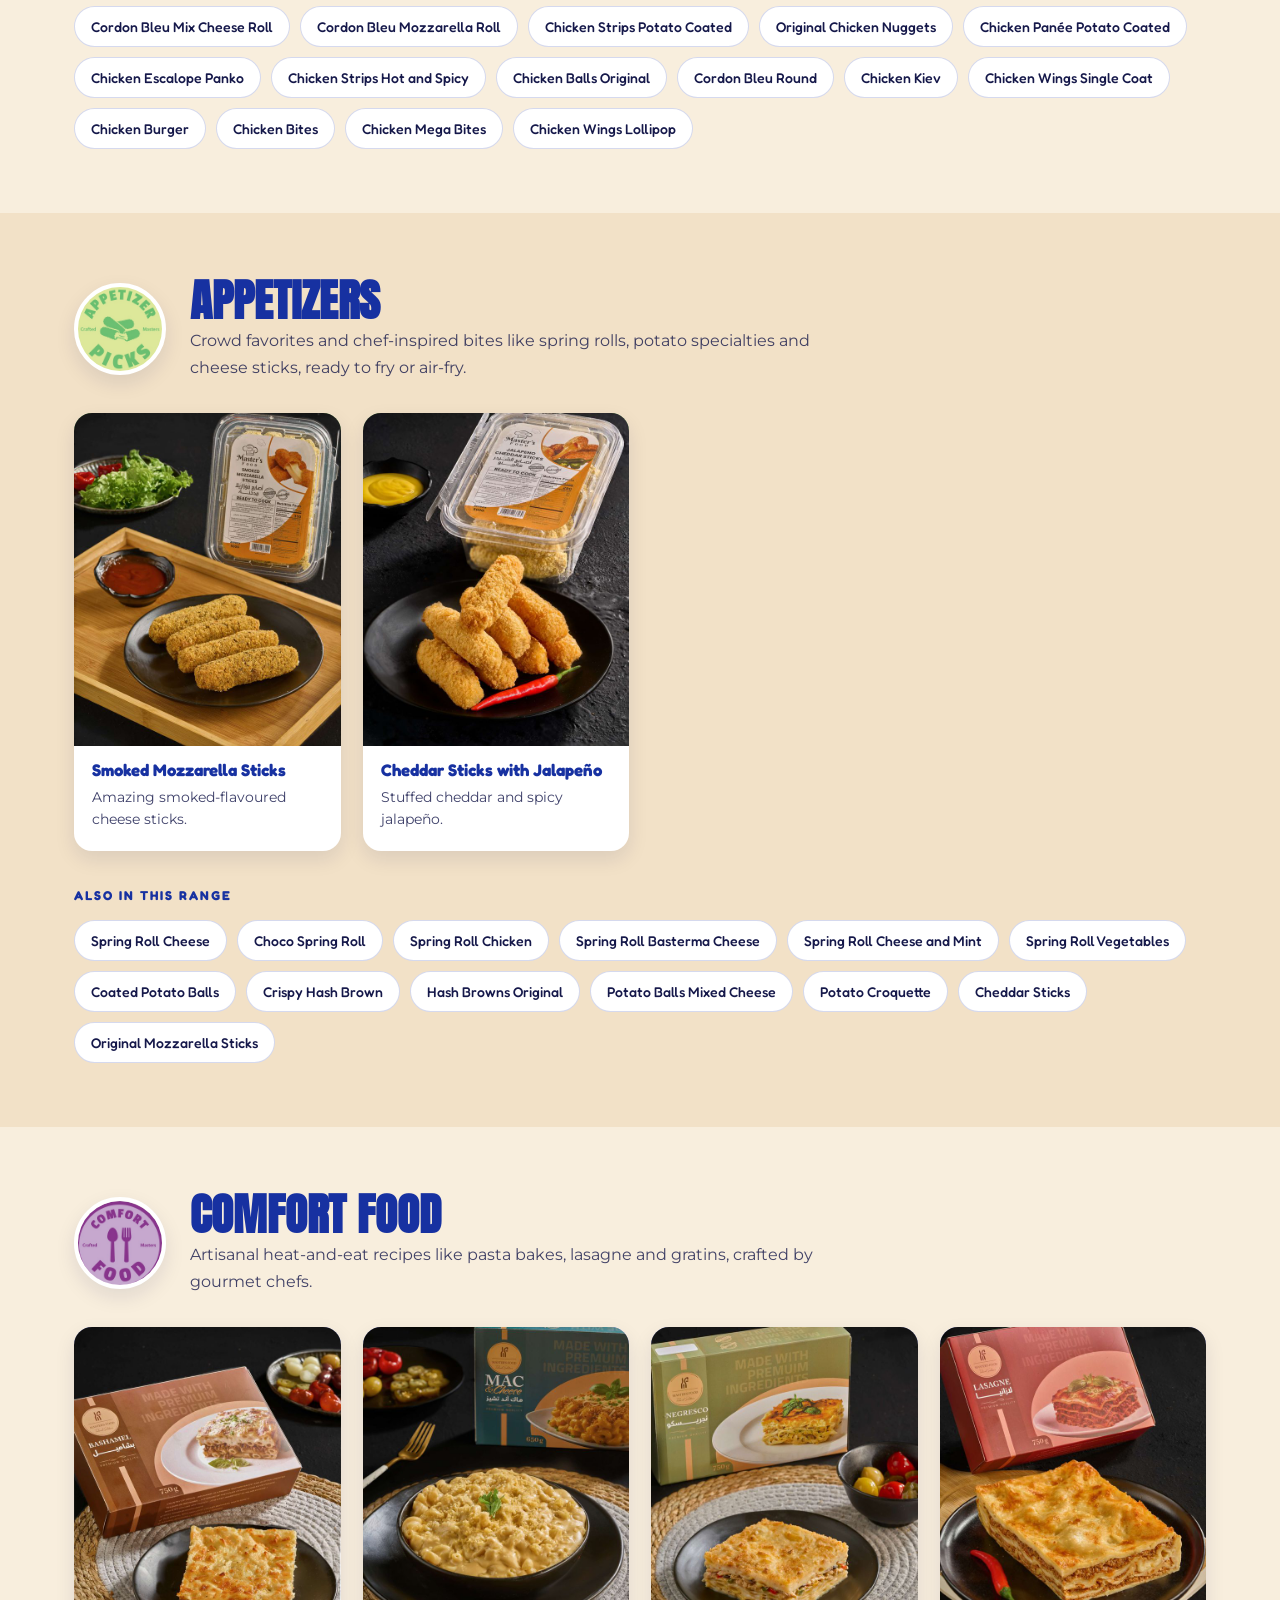
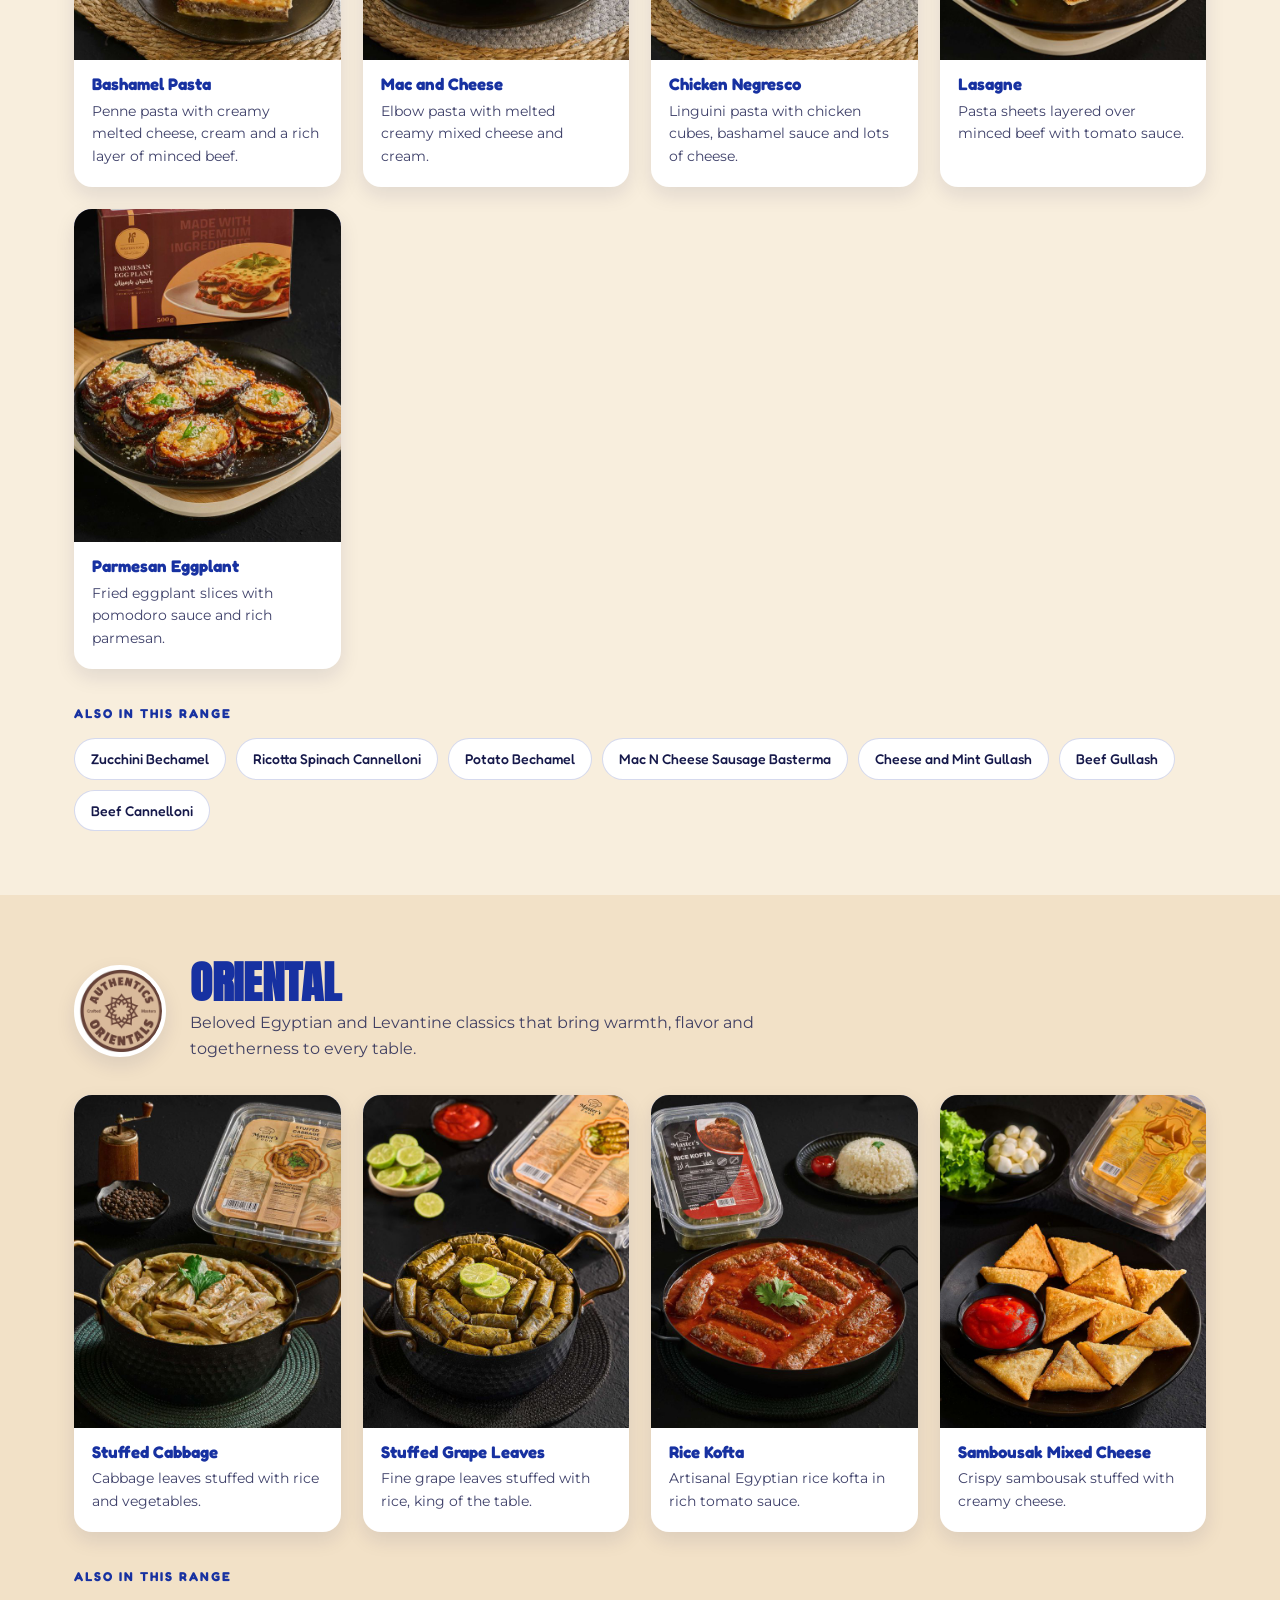
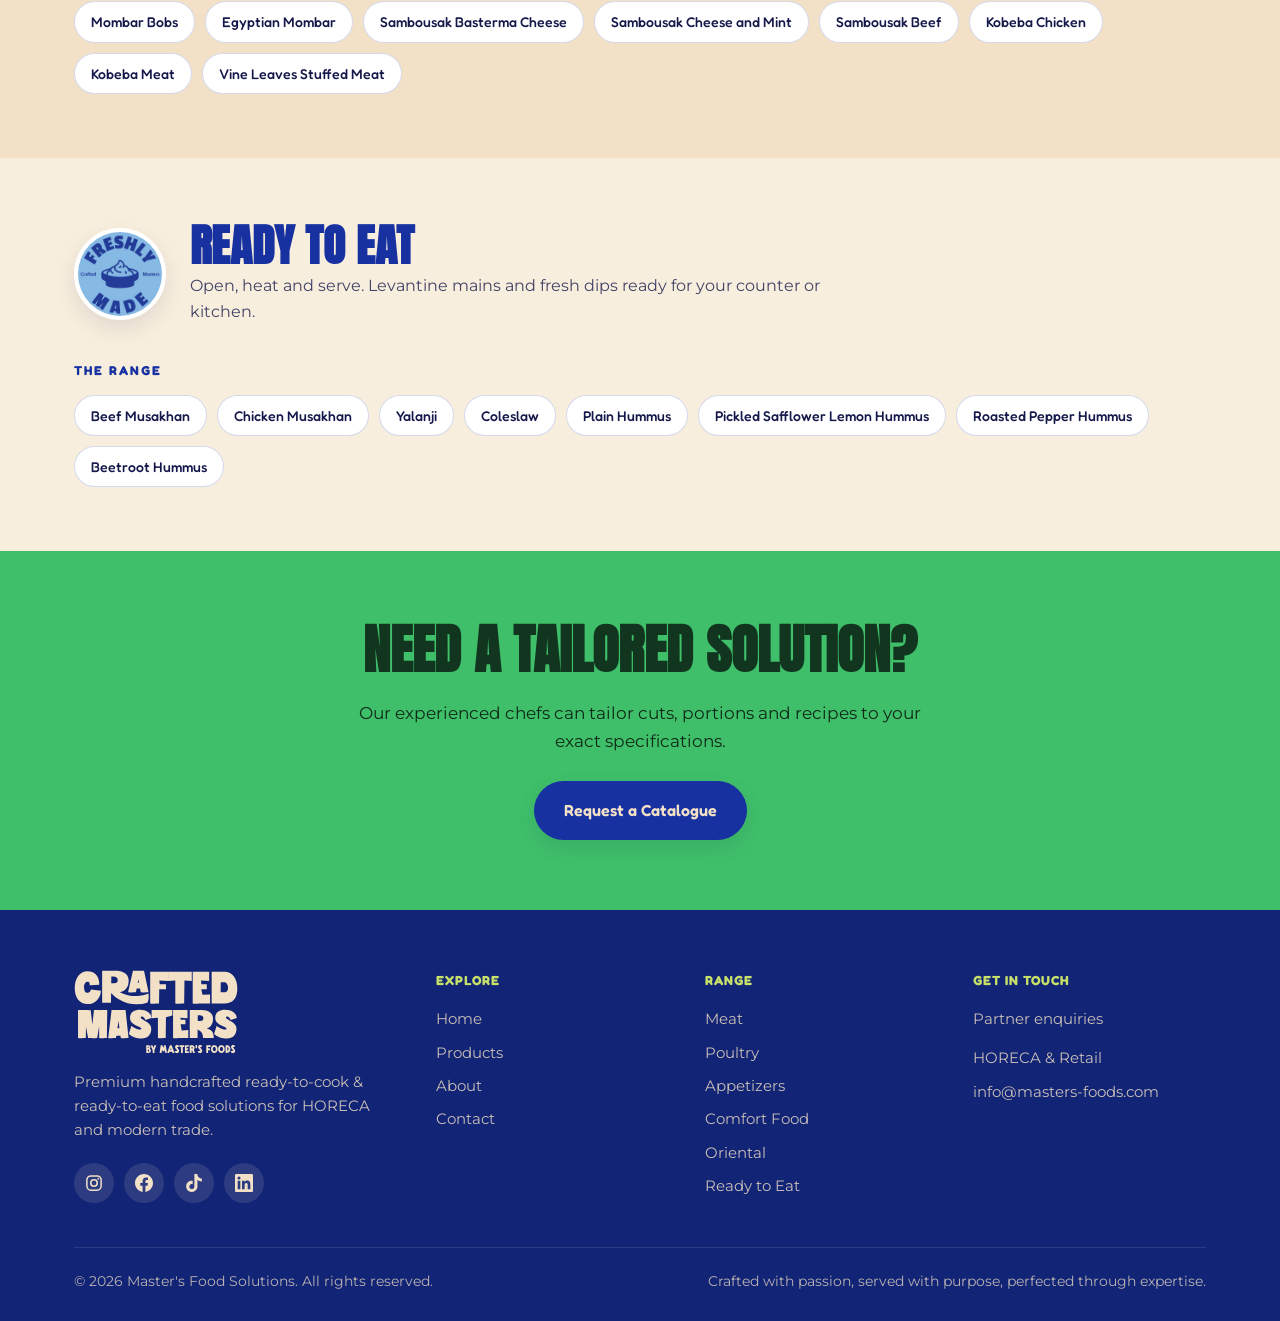
<file: products.html>
<!doctype html>
<html lang="en">
<head>
<meta charset="utf-8">
<meta name="viewport" content="width=device-width, initial-scale=1">
<title>Products by Crafted Masters</title>
<meta name="description" content="Explore the full Crafted Masters range across six categories: meat, poultry, appetizers, comfort food, oriental classics and ready-to-eat dishes, including the signature Tarb Burger™.">
<link rel="preconnect" href="https://fonts.googleapis.com">
<link rel="preconnect" href="https://fonts.gstatic.com" crossorigin>
<link href="https://fonts.googleapis.com/css2?family=Anton&family=Fredoka:wght@400;500;600;700&family=Montserrat:wght@400;500;600;700&display=swap" rel="stylesheet">
<link rel="stylesheet" href="css/style.css">
<link rel="icon" href="favicon.svg" type="image/svg+xml">
<link rel="icon" href="favicon-32.png" type="image/png" sizes="32x32">
<link rel="apple-touch-icon" href="apple-touch-icon.png">
</head>
<body>

<header class="site-header">
  <div class="wrap nav">
    <a class="brand" href="index.html">
      <img src="assets/images/logo/logo-blue.svg" alt="Crafted Masters by Master's Foods" width="231" height="118">
    </a>
    <button class="nav-toggle" aria-label="Menu" aria-expanded="false"><span></span><span></span><span></span></button>
    <ul class="nav-links">
      <li><a href="index.html">Home</a></li>
      <li><a class="active" href="products.html">Products</a></li>
      <li><a href="about.html">About</a></li>
      <li><a href="contact.html">Contact</a></li>
      <li class="nav-cta"><a class="btn btn-primary" href="contact.html">Partner With Us</a></li>
    </ul>
  </div>
</header>

<section class="page-hero">
  <div class="wrap">
    <p class="breadcrumb">Home · Products</p>
    <h1>Our Products</h1>
    <p>Tailored to your business needs and developed to match your operational requirements and quality standards, across six ranges, from premium meat and poultry to appetizers, comfort food, oriental classics and ready-to-eat dishes.</p>
  </div>
</section>

<nav class="product-nav">
  <div class="wrap">
    <ul>
      <li><a href="#meat">Meat</a></li>
      <li><a href="#poultry">Poultry</a></li>
      <li><a href="#appetizers">Appetizers</a></li>
      <li><a href="#comfort">Comfort Food</a></li>
      <li><a href="#oriental">Oriental</a></li>
      <li><a href="#ready">Ready to Eat</a></li>
    </ul>
  </div>
</nav>

<section class="cat bg-ivory" id="meat">
  <div class="wrap">
    <div class="cat-head reveal">
      <span class="cat-badge"><img src="assets/images/kitchens/beef.jpg" alt="Premium Beef" loading="lazy"></span>
      <div class="cat-head-txt">
        <h2>Meat</h2>
        <p>Premium beef, veal and lamb in burgers, kofta, steaks, liver and traditional sausages, all handcrafted from 100% pure meat.</p>
      </div>
    </div>
    <div class="grid-products">
      <article class="p-card reveal"><div class="media ph-peach" data-label="Burger Tarb"><img src="assets/images/products/burger-tarb.jpg" alt="Burger Tarb" loading="lazy"></div><div class="p-body"><h3>Burger Tarb</h3><p>Beef patty wrapped in a fine layer of lamb fat, our signature invention, the Tarb Burger™.</p></div></article>
      <article class="p-card reveal"><div class="media ph-peach" data-label="Beef Burger Stuffed with Red Cheddar"><img src="assets/images/products/beef-burger-stuffed-with-red-cheddar.jpg" alt="Beef Burger Stuffed with Red Cheddar" loading="lazy"></div><div class="p-body"><h3>Beef Burger Stuffed with Red Cheddar</h3><p>Premium beef burger stuffed with red cheddar.</p></div></article>
      <article class="p-card reveal"><div class="media ph-peach" data-label="Lamb Kofta Tarb"><img src="assets/images/products/lamb-kofta-tarb.jpg" alt="Lamb Kofta Tarb" loading="lazy"></div><div class="p-body"><h3>Lamb Kofta Tarb</h3><p>Premium Egyptian kofta tarb, ready to grill.</p></div></article>
      <article class="p-card reveal"><div class="media ph-peach" data-label="Hawawshi"><img src="assets/images/products/hawawshi.jpg" alt="Hawawshi" loading="lazy"></div><div class="p-body"><h3>Hawawshi</h3><p>Handcrafted classic Egyptian hawawshi, ready to cook.</p></div></article>
      <article class="p-card reveal"><div class="media ph-peach" data-label="Spicy Hawawshi"><img src="assets/images/products/spicy-hawawshi.jpg" alt="Spicy Hawawshi" loading="lazy"></div><div class="p-body"><h3>Spicy Hawawshi</h3><p>Classic hawawshi, spiced and hot.</p></div></article>
      <article class="p-card reveal"><div class="media ph-peach" data-label="Meat Balls"><img src="assets/images/products/meat-balls.jpg" alt="Meat Balls" loading="lazy"></div><div class="p-body"><h3>Meat Balls</h3><p>Traditional meatballs handcrafted from 100% pure beef.</p></div></article>
      <article class="p-card reveal"><div class="media ph-peach" data-label="Veal Escalope Panko"><img src="assets/images/products/veal-escalope-panko.jpg" alt="Veal Escalope Panko" loading="lazy"></div><div class="p-body"><h3>Veal Escalope Panko</h3><p>Young-beef escalope, breaded with panko.</p></div></article>
    </div>
    <div class="more-range reveal"><h4>Also in this range</h4><ul><li>Beef Burger Premium Family Pack</li><li>Beef Burger Premium Double Pack</li><li>Beef Burger Stuffed with Mozzarella</li><li>Premium Beef Kofta</li><li>Marinated Liver Strips</li><li>Liver Slices</li><li>Liver Slices Pane</li><li>Beef Mince Low Fat</li><li>Egyptian Sausage</li><li>Basterma Sausage</li><li>Lebanese Nakanek</li><li>Young Beef Ribeye Steak</li><li>Young Beef Sirloin Steak</li><li>Young Beef Rump Steak</li><li>Young Beef Minute Steak</li><li>Prime Lamb Chops French Cuts</li></ul></div>
  </div>
</section>

<section class="cat bg-ivory-soft" id="poultry">
  <div class="wrap">
    <div class="cat-head reveal">
      <span class="cat-badge"><img src="assets/images/kitchens/poultry.jpg" alt="Premium Poultry" loading="lazy"></span>
      <div class="cat-head-txt">
        <h2>Poultry</h2>
        <p>Fresh chicken crafted into a wide variety of fine-quality, luxuriously presented dishes.</p>
      </div>
    </div>
    <div class="grid-products">
      <article class="p-card reveal"><div class="media ph-sky" data-label="Crispy Chicken Nuggets"><img src="assets/images/products/crispy-chicken-nuggets.jpg" alt="Crispy Chicken Nuggets" loading="lazy"></div><div class="p-body"><h3>Crispy Chicken Nuggets</h3><p>Big chunks of whole-muscle chicken, breaded beyond deliciousness.</p></div></article>
      <article class="p-card reveal"><div class="media ph-sky" data-label="Chicken Escalope Original"><img src="assets/images/products/chicken-escalope-original.jpg" alt="Chicken Escalope Original" loading="lazy"></div><div class="p-body"><h3>Chicken Escalope Original</h3><p>Classic chicken escalope with a simple, delightful, original taste.</p></div></article>
      <article class="p-card reveal"><div class="media ph-sky" data-label="Cordon Bleu Roll"><img src="assets/images/products/cordon-bleu-roll.jpg" alt="Cordon Bleu Roll" loading="lazy"></div><div class="p-body"><h3>Cordon Bleu Roll</h3><p>Rolls of cordon bleu stuffed with cheddar and smoked beef.</p></div></article>
      <article class="p-card reveal"><div class="media ph-sky" data-label="Cordon Bleu Mozzarella"><img src="assets/images/products/cordon-bleu-mozzarella.jpg" alt="Cordon Bleu Mozzarella" loading="lazy"></div><div class="p-body"><h3>Cordon Bleu Mozzarella</h3><p>Cordon bleu patty stuffed with mozzarella and smoked beef.</p></div></article>
      <article class="p-card reveal"><div class="media ph-sky" data-label="Chicken Balls with Red Cheddar"><img src="assets/images/products/chicken-balls-with-red-cheddar.jpg" alt="Chicken Balls with Red Cheddar" loading="lazy"></div><div class="p-body"><h3>Chicken Balls with Red Cheddar</h3><p>100% chicken balls stuffed with red cheddar, breaded with panko.</p></div></article>
      <article class="p-card reveal"><div class="media ph-sky" data-label="Chicken Strips Mild"><img src="assets/images/products/chicken-strips-mild.jpg" alt="Chicken Strips Mild" loading="lazy"></div><div class="p-body"><h3>Chicken Strips Mild</h3><p>Amazing breaded chicken tenders.</p></div></article>
    </div>
    <div class="more-range reveal"><h4>Also in this range</h4><ul><li>Cordon Bleu Mix Cheese Roll</li><li>Cordon Bleu Mozzarella Roll</li><li>Chicken Strips Potato Coated</li><li>Original Chicken Nuggets</li><li>Chicken Panée Potato Coated</li><li>Chicken Escalope Panko</li><li>Chicken Strips Hot and Spicy</li><li>Chicken Balls Original</li><li>Cordon Bleu Round</li><li>Chicken Kiev</li><li>Chicken Wings Single Coat</li><li>Chicken Burger</li><li>Chicken Bites</li><li>Chicken Mega Bites</li><li>Chicken Wings Lollipop</li></ul></div>
  </div>
</section>

<section class="cat bg-ivory" id="appetizers">
  <div class="wrap">
    <div class="cat-head reveal">
      <span class="cat-badge"><img src="assets/images/kitchens/appetizer.jpg" alt="Appetizer Picks" loading="lazy"></span>
      <div class="cat-head-txt">
        <h2>Appetizers</h2>
        <p>Crowd favorites and chef-inspired bites like spring rolls, potato specialties and cheese sticks, ready to fry or air-fry.</p>
      </div>
    </div>
    <div class="grid-products">
      <article class="p-card reveal"><div class="media ph-apple" data-label="Smoked Mozzarella Sticks"><img src="assets/images/products/smoked-mozzarella-sticks.jpg" alt="Smoked Mozzarella Sticks" loading="lazy"></div><div class="p-body"><h3>Smoked Mozzarella Sticks</h3><p>Amazing smoked-flavoured cheese sticks.</p></div></article>
      <article class="p-card reveal"><div class="media ph-apple" data-label="Cheddar Sticks with Jalapeño"><img src="assets/images/products/cheddar-sticks-with-jalape-o.jpg" alt="Cheddar Sticks with Jalapeño" loading="lazy"></div><div class="p-body"><h3>Cheddar Sticks with Jalapeño</h3><p>Stuffed cheddar and spicy jalapeño.</p></div></article>
    </div>
    <div class="more-range reveal"><h4>Also in this range</h4><ul><li>Spring Roll Cheese</li><li>Choco Spring Roll</li><li>Spring Roll Chicken</li><li>Spring Roll Basterma Cheese</li><li>Spring Roll Cheese and Mint</li><li>Spring Roll Vegetables</li><li>Coated Potato Balls</li><li>Crispy Hash Brown</li><li>Hash Browns Original</li><li>Potato Balls Mixed Cheese</li><li>Potato Croquette</li><li>Cheddar Sticks</li><li>Original Mozzarella Sticks</li></ul></div>
  </div>
</section>

<section class="cat bg-ivory-soft" id="comfort">
  <div class="wrap">
    <div class="cat-head reveal">
      <span class="cat-badge"><img src="assets/images/kitchens/comfort.jpg" alt="Comfort Food" loading="lazy"></span>
      <div class="cat-head-txt">
        <h2>Comfort Food</h2>
        <p>Artisanal heat-and-eat recipes like pasta bakes, lasagne and gratins, crafted by gourmet chefs.</p>
      </div>
    </div>
    <div class="grid-products">
      <article class="p-card reveal"><div class="media ph-lilac" data-label="Bashamel Pasta"><img src="assets/images/products/bashamel-pasta.jpg" alt="Bashamel Pasta" loading="lazy"></div><div class="p-body"><h3>Bashamel Pasta</h3><p>Penne pasta with creamy melted cheese, cream and a rich layer of minced beef.</p></div></article>
      <article class="p-card reveal"><div class="media ph-lilac" data-label="Mac and Cheese"><img src="assets/images/products/mac-and-cheese.jpg" alt="Mac and Cheese" loading="lazy"></div><div class="p-body"><h3>Mac and Cheese</h3><p>Elbow pasta with melted creamy mixed cheese and cream.</p></div></article>
      <article class="p-card reveal"><div class="media ph-lilac" data-label="Chicken Negresco"><img src="assets/images/products/chicken-negresco.jpg" alt="Chicken Negresco" loading="lazy"></div><div class="p-body"><h3>Chicken Negresco</h3><p>Linguini pasta with chicken cubes, bashamel sauce and lots of cheese.</p></div></article>
      <article class="p-card reveal"><div class="media ph-lilac" data-label="Lasagne"><img src="assets/images/products/lasagne.jpg" alt="Lasagne" loading="lazy"></div><div class="p-body"><h3>Lasagne</h3><p>Pasta sheets layered over minced beef with tomato sauce.</p></div></article>
      <article class="p-card reveal"><div class="media ph-lilac" data-label="Parmesan Eggplant"><img src="assets/images/products/parmesan-eggplant.jpg" alt="Parmesan Eggplant" loading="lazy"></div><div class="p-body"><h3>Parmesan Eggplant</h3><p>Fried eggplant slices with pomodoro sauce and rich parmesan.</p></div></article>
    </div>
    <div class="more-range reveal"><h4>Also in this range</h4><ul><li>Zucchini Bechamel</li><li>Ricotta Spinach Cannelloni</li><li>Potato Bechamel</li><li>Mac N Cheese Sausage Basterma</li><li>Cheese and Mint Gullash</li><li>Beef Gullash</li><li>Beef Cannelloni</li></ul></div>
  </div>
</section>

<section class="cat bg-ivory" id="oriental">
  <div class="wrap">
    <div class="cat-head reveal">
      <span class="cat-badge"><img src="assets/images/kitchens/oriental.jpg" alt="Authentics Orientals" loading="lazy"></span>
      <div class="cat-head-txt">
        <h2>Oriental</h2>
        <p>Beloved Egyptian and Levantine classics that bring warmth, flavor and togetherness to every table.</p>
      </div>
    </div>
    <div class="grid-products">
      <article class="p-card reveal"><div class="media ph-dust" data-label="Stuffed Cabbage"><img src="assets/images/products/stuffed-cabbage.jpg" alt="Stuffed Cabbage" loading="lazy"></div><div class="p-body"><h3>Stuffed Cabbage</h3><p>Cabbage leaves stuffed with rice and vegetables.</p></div></article>
      <article class="p-card reveal"><div class="media ph-dust" data-label="Stuffed Grape Leaves"><img src="assets/images/products/stuffed-grape-leaves.jpg" alt="Stuffed Grape Leaves" loading="lazy"></div><div class="p-body"><h3>Stuffed Grape Leaves</h3><p>Fine grape leaves stuffed with rice, king of the table.</p></div></article>
      <article class="p-card reveal"><div class="media ph-dust" data-label="Rice Kofta"><img src="assets/images/products/rice-kofta.jpg" alt="Rice Kofta" loading="lazy"></div><div class="p-body"><h3>Rice Kofta</h3><p>Artisanal Egyptian rice kofta in rich tomato sauce.</p></div></article>
      <article class="p-card reveal"><div class="media ph-dust" data-label="Sambousak Mixed Cheese"><img src="assets/images/products/sambousak-mixed-cheese.jpg" alt="Sambousak Mixed Cheese" loading="lazy"></div><div class="p-body"><h3>Sambousak Mixed Cheese</h3><p>Crispy sambousak stuffed with creamy cheese.</p></div></article>
    </div>
    <div class="more-range reveal"><h4>Also in this range</h4><ul><li>Mombar Bobs</li><li>Egyptian Mombar</li><li>Sambousak Basterma Cheese</li><li>Sambousak Cheese and Mint</li><li>Sambousak Beef</li><li>Kobeba Chicken</li><li>Kobeba Meat</li><li>Vine Leaves Stuffed Meat</li></ul></div>
  </div>
</section>

<section class="cat bg-ivory-soft" id="ready">
  <div class="wrap">
    <div class="cat-head reveal">
      <span class="cat-badge"><img src="assets/images/kitchens/freshly.jpg" alt="Freshly Made" loading="lazy"></span>
      <div class="cat-head-txt">
        <h2>Ready to Eat</h2>
        <p>Open, heat and serve. Levantine mains and fresh dips ready for your counter or kitchen.</p>
      </div>
    </div>
    <div class="more-range reveal"><h4>The range</h4><ul><li>Beef Musakhan</li><li>Chicken Musakhan</li><li>Yalanji</li><li>Coleslaw</li><li>Plain Hummus</li><li>Pickled Safflower Lemon Hummus</li><li>Roasted Pepper Hummus</li><li>Beetroot Hummus</li></ul></div>
  </div>
</section>

<section class="cta-band">
  <div class="wrap reveal">
    <h2>Need a tailored solution?</h2>
    <p>Our experienced chefs can tailor cuts, portions and recipes to your exact specifications.</p>
    <a class="btn btn-primary" href="contact.html">Request a Catalogue</a>
  </div>
</section>

<footer class="site-footer">
  <div class="wrap">
    <div class="footer-grid">
      <div class="footer-brand">
        <img class="footer-logo" src="assets/images/logo/logo-ivory.svg" alt="Crafted Masters by Master's Foods" width="231" height="118" loading="lazy">
        <p>Premium handcrafted ready-to-cook &amp; ready-to-eat food solutions for HORECA and modern trade.</p>
        <div class="social">
          <a href="https://www.instagram.com/crafted.masters/" target="_blank" rel="noopener" aria-label="Crafted Masters on Instagram" title="Instagram"><svg viewBox="0 0 24 24" fill="none" stroke="currentColor" stroke-width="2" aria-hidden="true"><rect x="2.5" y="2.5" width="19" height="19" rx="5.5"/><circle cx="12" cy="12" r="4.3"/><circle cx="17.6" cy="6.4" r="1.2" fill="currentColor" stroke="none"/></svg></a>
          <a href="https://www.facebook.com/share/1J4ET8G1GH/" target="_blank" rel="noopener" aria-label="Crafted Masters on Facebook" title="Facebook"><svg viewBox="0 0 24 24" fill="currentColor" aria-hidden="true"><path d="M24 12.073c0-6.627-5.373-12-12-12s-12 5.373-12 12c0 5.99 4.388 10.954 10.125 11.854v-8.385H7.078v-3.47h3.047V9.43c0-3.007 1.792-4.669 4.533-4.669 1.312 0 2.686.235 2.686.235v2.953H15.83c-1.491 0-1.956.925-1.956 1.874v2.25h3.328l-.532 3.47h-2.796v8.385C19.612 23.027 24 18.062 24 12.073z"/></svg></a>
          <a href="https://www.tiktok.com/@craftedmasters" target="_blank" rel="noopener" aria-label="Crafted Masters on TikTok" title="TikTok"><svg viewBox="0 0 24 24" fill="currentColor" aria-hidden="true"><path d="M12.525.02c1.31-.02 2.61-.01 3.91-.02.08 1.53.63 3.09 1.75 4.17 1.12 1.11 2.7 1.62 4.24 1.79v4.03c-1.44-.05-2.89-.35-4.2-.97-.57-.26-1.1-.59-1.62-.93-.01 2.92.01 5.84-.02 8.75-.08 1.4-.54 2.79-1.35 3.94-1.31 1.92-3.58 3.17-5.91 3.21-1.43.08-2.86-.31-4.08-1.03-2.02-1.19-3.44-3.37-3.65-5.71-.02-.5-.03-1-.01-1.49.18-1.9 1.12-3.72 2.58-4.96 1.66-1.44 3.98-2.13 6.15-1.72.02 1.48-.04 2.96-.04 4.44-.99-.32-2.15-.23-3.02.37-.63.41-1.11 1.04-1.36 1.75-.21.51-.15 1.07-.14 1.61.24 1.64 1.82 3.02 3.5 2.87 1.12-.01 2.19-.66 2.77-1.61.19-.33.4-.67.41-1.06.1-1.79.06-3.57.07-5.36.01-4.03-.01-8.05.02-12.07z"/></svg></a>
          <a href="https://www.linkedin.com/company/crafted-masters/" target="_blank" rel="noopener" aria-label="Crafted Masters on LinkedIn" title="LinkedIn"><svg viewBox="0 0 24 24" fill="currentColor" aria-hidden="true"><path d="M20.447 20.452h-3.554v-5.569c0-1.328-.027-3.037-1.852-3.037-1.853 0-2.136 1.445-2.136 2.939v5.667H9.351V9h3.414v1.561h.046c.477-.9 1.637-1.85 3.37-1.85 3.601 0 4.267 2.37 4.267 5.455v6.286zM5.337 7.433a2.062 2.062 0 1 1 0-4.125 2.062 2.062 0 0 1 0 4.125zM7.119 20.452H3.555V9h3.564v11.452zM22.225 0H1.771C.792 0 0 .774 0 1.729v20.542C0 23.227.792 24 1.771 24h20.451C23.2 24 24 23.227 24 22.271V1.729C24 .774 23.2 0 22.222 0h.003z"/></svg></a>
        </div>
      </div>
      <div>
        <h5>Explore</h5>
        <a href="index.html">Home</a>
        <a href="products.html">Products</a>
        <a href="about.html">About</a>
        <a href="contact.html">Contact</a>
      </div>
      <div>
        <h5>Range</h5>
        <a href="products.html#meat">Meat</a>
        <a href="products.html#poultry">Poultry</a>
        <a href="products.html#appetizers">Appetizers</a>
        <a href="products.html#comfort">Comfort Food</a>
        <a href="products.html#oriental">Oriental</a>
        <a href="products.html#ready">Ready to Eat</a>
      </div>
      <div>
        <h5>Get in touch</h5>
        <a href="contact.html">Partner enquiries</a>
        <p>HORECA &amp; Retail</p>
        <a href="mailto:info@masters-foods.com">info@masters-foods.com</a>
      </div>
    </div>
    <div class="footer-bottom">
      <span>© <span id="year">2026</span> Master's Food Solutions. All rights reserved.</span>
      <span>Crafted with passion, served with purpose, perfected through expertise.</span>
    </div>
  </div>
</footer>

<script src="js/main.js"></script>
</body>
</html>
</file>
<file: css/style.css>
:root {
  --blue:   #1731A1;
  --blue-deep: #112476;
  --ivory:  #F2E1C7;
  --ivory-soft: #F8EEDD;
  --green:  #3FBF6A;
  --apple:  #C7E06A;
  --sky:    #A9D2F2;
  --lilac:  #C6B2E6;
  --peach:  #F1C4A1;
  --dust:   #D9CFEA;

  --ink:    #15184a;
  --paper:  #ffffff;

  --wrap: 1180px;
  --radius: 18px;
  --radius-lg: 28px;
  --shadow: 0 18px 40px rgba(21, 24, 74, .12);
  --shadow-sm: 0 8px 20px rgba(21, 24, 74, .10);

  --font-display: 'Anton', Impact, sans-serif;
  --font-round: 'Fredoka', 'Montserrat', sans-serif;
  --font-body: 'Montserrat', system-ui, sans-serif;
}

*, *::before, *::after { box-sizing: border-box; }
html { scroll-behavior: smooth; }
body {
  margin: 0;
  font-family: var(--font-body);
  color: var(--ink);
  background: var(--ivory);
  line-height: 1.65;
  -webkit-font-smoothing: antialiased;
  overflow-x: hidden;
}
img { max-width: 100%; display: block; }
a { color: inherit; text-decoration: none; }

.wrap { width: 100%; max-width: var(--wrap); margin: 0 auto; padding: 0 24px; }

h1, h2, h3 { line-height: 1.05; margin: 0 0 .4em; }
.display {
  font-family: var(--font-display);
  text-transform: uppercase;
  letter-spacing: .5px;
  font-weight: 400;
}
.eyebrow {
  font-family: var(--font-round);
  font-weight: 600;
  letter-spacing: 3px;
  text-transform: uppercase;
  font-size: .8rem;
  color: var(--blue);
  margin: 0 0 14px;
}
.eyebrow.on-blue { color: var(--apple); }
.hero .eyebrow { letter-spacing: 2.5px; text-wrap: balance; }

.btn {
  display: inline-flex; align-items: center; gap: 10px;
  font-family: var(--font-round);
  font-weight: 600;
  font-size: 1rem;
  padding: 14px 28px;
  border-radius: 100px;
  border: 2px solid transparent;
  cursor: pointer;
  transition: transform .18s ease, box-shadow .18s ease, background .18s ease, color .18s ease;
}
.btn:hover { transform: translateY(-2px); }
.btn-primary { background: var(--blue); color: var(--ivory); box-shadow: var(--shadow-sm); }
.btn-primary:hover { background: var(--blue-deep); }
.btn-ghost { background: transparent; border-color: var(--blue); color: var(--blue); }
.btn-ghost:hover { background: var(--blue); color: var(--ivory); }
.btn-light { background: var(--ivory); color: var(--blue); }
.btn-light:hover { background: #fff; }

.stripes {
  background-image: repeating-linear-gradient(
    180deg, var(--green) 0 10px, transparent 10px 20px);
}
.stripe-divider {
  height: 16px;
  background-image: repeating-linear-gradient(90deg,
    var(--blue) 0 22px, var(--green) 22px 44px, var(--peach) 44px 66px,
    var(--lilac) 66px 88px, var(--sky) 88px 110px);
  opacity: .9;
}

.site-header {
  position: sticky; top: 0; z-index: 100;
  background: var(--ivory);
  border-bottom: 2px solid rgba(23,49,161, .12);
  transition: box-shadow .2s ease;
}
.site-header.scrolled { box-shadow: 0 6px 24px rgba(21,24,74,.10); }
.nav {
  display: flex; align-items: center; justify-content: space-between;
  min-height: 74px;
}
.brand { display: flex; align-items: center; }
.brand img { height: 56px; width: auto; }
.nav-links { display: flex; align-items: center; gap: 6px; list-style: none; margin: 0; padding: 0; }
.nav-links a {
  font-family: var(--font-round);
  font-weight: 500;
  padding: 9px 16px;
  border-radius: 100px;
  transition: background .15s ease, color .15s ease;
}
.nav-links a:not(.btn) { display: block; }
.nav-links a:hover { background: rgba(23,49,161,.08); }
.nav-links a.active { background: var(--blue); color: var(--ivory); }
.nav-cta { margin-left: 10px; }

.nav-toggle {
  display: none; background: none; border: 0; cursor: pointer;
  width: 44px; height: 44px; padding: 0;
}
.nav-toggle span {
  display: block; width: 24px; height: 2.5px; margin: 5px auto;
  background: var(--blue); border-radius: 3px; transition: .25s;
}
.nav-toggle.open span:nth-child(1) { transform: translateY(7.5px) rotate(45deg); }
.nav-toggle.open span:nth-child(2) { opacity: 0; }
.nav-toggle.open span:nth-child(3) { transform: translateY(-7.5px) rotate(-45deg); }

.media {
  position: relative;
  overflow: hidden;
  border-radius: var(--radius);
  background: var(--sky);
}
.media::after {
  content: attr(data-label);
  position: absolute; inset: 0;
  display: flex; align-items: center; justify-content: center;
  text-align: center; padding: 18px;
  font-family: var(--font-round); font-weight: 600;
  font-size: .82rem; letter-spacing: .5px;
  color: rgba(21,24,74,.55);
  background:
    repeating-linear-gradient(45deg, rgba(255,255,255,.35) 0 14px, transparent 14px 28px),
    var(--sky);
}
.media.ph-green::after  { background: repeating-linear-gradient(45deg, rgba(255,255,255,.3) 0 14px, transparent 14px 28px), var(--green); }
.media.ph-peach::after  { background: repeating-linear-gradient(45deg, rgba(255,255,255,.35) 0 14px, transparent 14px 28px), var(--peach); }
.media.ph-lilac::after  { background: repeating-linear-gradient(45deg, rgba(255,255,255,.35) 0 14px, transparent 14px 28px), var(--lilac); }
.media.ph-apple::after  { background: repeating-linear-gradient(45deg, rgba(255,255,255,.3) 0 14px, transparent 14px 28px), var(--apple); }
.media.ph-dust::after   { background: repeating-linear-gradient(45deg, rgba(255,255,255,.35) 0 14px, transparent 14px 28px), var(--dust); }
.media img {
  position: relative; z-index: 2;
  width: 100%; height: 100%; object-fit: cover;
  opacity: 0; transition: opacity .4s ease;
}
.media img.loaded { opacity: 1; }

.hero {
  background: var(--blue);
  color: var(--ivory);
  position: relative;
  overflow: hidden;
}
.hero::before {
  content: ""; position: absolute; inset: 0;
  background: radial-gradient(1200px 500px at 80% -10%, rgba(199,224,106,.18), transparent 60%);
  pointer-events: none;
}
.hero-grid {
  display: grid; grid-template-columns: 1.05fr .95fr; gap: 48px; align-items: center;
  padding-block: 72px 84px;
  position: relative; z-index: 2;
}
.hero h1 {
  font-family: var(--font-display);
  font-size: clamp(3rem, 7vw, 6rem);
  text-transform: uppercase;
  letter-spacing: 1px;
}
.hero h1 .accent { color: var(--apple); display: block; }
.hero p.lead { font-size: 1.15rem; max-width: 46ch; opacity: .92; margin-bottom: 28px; }
.hero-actions { display: flex; gap: 14px; flex-wrap: wrap; }
.hero-media { height: 440px; box-shadow: var(--shadow); border-radius: var(--radius-lg); }
.hero-badge {
  position: absolute; z-index: 3; top: 26px; right: -8px;
  background: var(--green); color: #0f2a17;
  font-family: var(--font-round); font-weight: 700;
  padding: 14px 18px; border-radius: 14px; transform: rotate(6deg);
  box-shadow: var(--shadow-sm); line-height: 1; text-align: center;
}
.hero-badge small { display: block; font-size: .75rem; letter-spacing: 1.5px; opacity: .8; }
.hero-badge b { font-size: 1.1rem; }

.hero-slideshow {
  position: relative;
  height: 480px;
  border-radius: var(--radius-lg);
  overflow: hidden;
  background: #0a0a0d;
  box-shadow: var(--shadow);
}
.hs-stage { position: absolute; inset: 0; }
.hs-slide {
  position: absolute; inset: 0; margin: 0;
  opacity: 0; visibility: hidden;
  transition: opacity 1.1s ease, visibility 0s linear 1.1s;
  will-change: opacity;
}
.hs-slide.is-active {
  opacity: 1; visibility: visible; z-index: 2;
  transition: opacity 1.1s ease;
}
.hs-slide img { width: 100%; height: 100%; object-fit: cover; display: block; }
.hs-slide.is-active img { animation: hsZoom 6.5s ease-out both; }
@keyframes hsZoom {
  from { transform: scale(1.09); }
  to   { transform: scale(1); }
}
.hero-slideshow::after {
  content: ""; position: absolute; inset: 0; z-index: 3; pointer-events: none;
  background: linear-gradient(to top, rgba(6,6,10,.5) 0%, transparent 34%);
}
.hs-dots {
  position: absolute; left: 0; right: 0; bottom: 8px; z-index: 4;
  display: flex; justify-content: center; align-items: center;
  gap: 0; padding: 0 20px; flex-wrap: nowrap;
}
.hs-dot {
  position: relative; flex: 0 0 auto;
  width: 30px; height: 24px; padding: 0; border: 0;
  background: transparent; cursor: pointer;
}
.hs-dot::before {
  content: ""; position: absolute; left: 50%; top: 50%;
  width: 20px; height: 4px; border-radius: 100px;
  transform: translate(-50%, -50%);
  background: rgba(242,225,199,.42);
  transition: background .3s ease, width .3s ease;
}
.hs-dot:hover::before { background: rgba(242,225,199,.7); }
.hs-dot.is-active::before { background: var(--apple); width: 28px; }
.hs-dot:focus-visible { outline: 2px solid var(--apple); outline-offset: -2px; border-radius: 6px; }

@media (prefers-reduced-motion: reduce) {
  .hs-slide { transition: opacity .25s ease; }
  .hs-slide.is-active img { animation: none; }
}

section { position: relative; }
.section { padding: 80px 0; }
.section.tight { padding: 56px 0; }
.section-head { max-width: 620px; margin-bottom: 44px; }
.section-head.center { margin-left: auto; margin-right: auto; text-align: center; }
.section h2 {
  font-family: var(--font-display);
  font-size: clamp(2rem, 4.5vw, 3.2rem);
  text-transform: uppercase; color: var(--blue);
}
.section .sub { font-size: 1.05rem; opacity: .85; }

.bg-ivory { background: var(--ivory); }
.bg-ivory-soft { background: var(--ivory-soft); }
.bg-blue { background: var(--blue); color: var(--ivory); }
.bg-blue h2 { color: var(--ivory); }
.bg-white { background: var(--paper); }

.cred {
  display: grid; grid-template-columns: repeat(3, 1fr); gap: 2px;
  background: rgba(255,255,255,.14);
  border-radius: var(--radius); overflow: hidden;
}
.cred > div {
  background: var(--blue); padding: 26px 20px; text-align: center;
}
.cred .n { font-family: var(--font-display); font-size: 1.9rem; line-height: 1.05; color: var(--apple); }
.cred .l { font-family: var(--font-round); font-size: .8rem; letter-spacing: 1px; text-transform: uppercase; opacity: .85; }

.cards { display: grid; grid-template-columns: repeat(3, 1fr); gap: 26px; }
.card {
  background: var(--paper); border-radius: var(--radius-lg); overflow: hidden;
  box-shadow: var(--shadow-sm); transition: transform .2s ease, box-shadow .2s ease;
  display: flex; flex-direction: column;
}
.card:hover { transform: translateY(-6px); box-shadow: var(--shadow); }
.card .media { height: 210px; border-radius: 0; }
.card-body { padding: 22px 24px 26px; flex: 1; display: flex; flex-direction: column; }
.card-body h3 {
  font-family: var(--font-round); font-weight: 700; font-size: 1.25rem; color: var(--blue);
}
.card-body p { font-size: .95rem; opacity: .85; margin: 0 0 16px; }
.card-tag {
  align-self: flex-start;
  font-family: var(--font-round); font-weight: 600; font-size: .75rem;
  letter-spacing: 1px; text-transform: uppercase;
  background: var(--apple); color: #2b3a0e;
  padding: 5px 12px; border-radius: 100px; margin-bottom: 14px;
}
.card .more {
  margin-top: auto; font-family: var(--font-round); font-weight: 600;
  color: var(--blue); display: inline-flex; align-items: center; gap: 6px;
}
.card .more::after { content: "→"; transition: transform .18s ease; }
.card:hover .more::after { transform: translateX(4px); }

.feature {
  display: grid; grid-template-columns: 1fr 1fr; gap: 0;
  border-radius: var(--radius-lg); overflow: hidden; box-shadow: var(--shadow);
  background: var(--blue); color: var(--ivory);
}
.feature .media { height: 100%; min-height: 420px; border-radius: 0; }
.feature-text { padding: 54px 50px; }
.feature-text .tm { font-family: var(--font-display); font-size: clamp(2.2rem,4vw,3.4rem); text-transform: uppercase; }
.feature-text .tm span { color: var(--apple); }
.feature-text p { opacity: .9; }

.split { display: grid; grid-template-columns: 1fr 1fr; gap: 56px; align-items: center; }
.split.rev .split-media { order: 2; }
.split-media { height: 420px; box-shadow: var(--shadow); border-radius: var(--radius-lg); }
.split h2 { color: var(--blue); }

.quote {
  font-family: var(--font-round); font-weight: 500;
  font-size: clamp(1.4rem, 3vw, 2.1rem); line-height: 1.4;
  max-width: 900px; margin: 0 auto; text-align: center;
}
.quote .mark { color: var(--apple); font-family: var(--font-display); }

.product-nav {
  position: sticky; top: 74px; z-index: 50;
  background: var(--ivory-soft);
  border-bottom: 1px solid rgba(23,49,161,.12);
}
.product-nav ul {
  display: flex; gap: 8px; list-style: none; margin: 0; padding: 14px 0; overflow-x: auto;
  --fade-l: 0px; --fade-r: 0px;
  -webkit-mask-image: linear-gradient(to right, transparent 0, #000 var(--fade-l), #000 calc(100% - var(--fade-r)), transparent 100%);
          mask-image: linear-gradient(to right, transparent 0, #000 var(--fade-l), #000 calc(100% - var(--fade-r)), transparent 100%);
}
.product-nav ul.more-right { --fade-r: 48px; }
.product-nav ul.more-left { --fade-l: 32px; }
.product-nav a {
  white-space: nowrap; font-family: var(--font-round); font-weight: 500; font-size: .9rem;
  padding: 8px 16px; border-radius: 100px; background: #fff; box-shadow: var(--shadow-sm);
}
.product-nav a:hover { background: var(--blue); color: var(--ivory); }

.cat { padding: 64px 0; scroll-margin-top: 150px; }
.cat-head { display: flex; align-items: center; gap: 24px; margin-bottom: 32px; }
.cat-badge {
  flex: 0 0 auto; width: 92px; height: 92px; border-radius: 50%; overflow: hidden;
  background: #fff; border: 4px solid #fff; box-shadow: var(--shadow-sm);
}
.cat-badge img { width: 100%; height: 100%; object-fit: cover; transform: scale(1.12); display: block; }
.cat-head-txt { min-width: 0; }
.cat-head h2 { font-family: var(--font-display); font-size: clamp(1.8rem,4vw,2.8rem); text-transform: uppercase; color: var(--blue); margin: 0 0 4px; line-height: 1.05; }
.cat-head p { margin: 0; max-width: 60ch; opacity: .8; }

.grid-products { display: grid; grid-template-columns: repeat(4, 1fr); gap: 22px; }
.more-range { margin-top: 34px; }
.more-range h4 { font-family: var(--font-round); font-size: .8rem; letter-spacing: 2px; text-transform: uppercase; color: var(--blue); margin: 0 0 14px; }
.more-range ul { list-style: none; margin: 0; padding: 0; display: flex; flex-wrap: wrap; gap: 10px; }
.more-range li { background: var(--paper); border: 1.5px solid rgba(23,49,161,.18); border-radius: 999px; padding: 8px 16px; font-family: var(--font-round); font-weight: 500; font-size: .88rem; color: var(--ink); }
.p-card {
  background: var(--paper); border-radius: var(--radius); overflow: hidden;
  box-shadow: var(--shadow-sm); transition: transform .2s ease, box-shadow .2s ease;
}
.p-card:hover { transform: translateY(-5px); box-shadow: var(--shadow); }
.p-card .media { aspect-ratio: 4 / 5; height: auto; border-radius: 0; }
.p-card .p-body { padding: 16px 18px 20px; }
.p-card h3 { font-family: var(--font-round); font-weight: 700; font-size: 1.05rem; color: var(--blue); margin: 0 0 6px; }
.p-card p { font-size: .85rem; opacity: .82; margin: 0; }
.p-card .halal { display:inline-block; margin-top:12px; font-family: var(--font-round); font-weight:600; font-size:.66rem; letter-spacing:1px; text-transform:uppercase; color: var(--green); }

.contact-grid { display: grid; grid-template-columns: 1fr 1fr; gap: 48px; align-items: start; }
.contact-info .info-item { display: flex; gap: 16px; margin-bottom: 26px; align-items: flex-start; }
.contact-info .ic {
  flex: 0 0 48px; height: 48px; border-radius: 14px; background: var(--blue); color: var(--apple);
  display: grid; place-items: center; font-size: 1.2rem;
}
.contact-info h4 { font-family: var(--font-round); font-weight: 700; margin: 0 0 2px; color: var(--blue); }
.contact-info p { margin: 0; opacity: .85; }

.form { background: var(--paper); border-radius: var(--radius-lg); padding: 34px; box-shadow: var(--shadow); }
.form .row { display: grid; grid-template-columns: 1fr 1fr; gap: 16px; }
.field { margin-bottom: 16px; }
.field label { display: block; font-family: var(--font-round); font-weight: 600; font-size: .8rem; letter-spacing: .5px; text-transform: uppercase; margin-bottom: 7px; }
.field input, .field textarea, .field select {
  width: 100%; padding: 13px 15px; border: 2px solid rgba(23,49,161,.18);
  border-radius: 12px; font-family: var(--font-body); font-size: .95rem; background: var(--ivory-soft);
  transition: border-color .15s ease;
}
.field input:focus, .field textarea:focus, .field select:focus { outline: none; border-color: var(--blue); }
.field textarea { resize: vertical; min-height: 120px; }
.form-note { font-size: .82rem; opacity: .7; margin-top: 4px; }

.cta-band { background: var(--green); color: #0f2a17; text-align: center; padding: 70px 0; }
.cta-band h2 { font-family: var(--font-display); font-size: clamp(2rem,4.5vw,3.4rem); text-transform: uppercase; color: #11351f; }
.cta-band p { max-width: 54ch; margin: 0 auto 26px; font-size: 1.05rem; }

.site-footer { background: var(--blue-deep); color: var(--ivory); padding: 60px 0 28px; }
.footer-grid { display: grid; grid-template-columns: 1.4fr 1fr 1fr 1fr; gap: 36px; margin-bottom: 40px; }
.footer-grid h5 { font-family: var(--font-round); font-weight: 700; letter-spacing: 1px; text-transform: uppercase; font-size: .82rem; color: var(--apple); margin: 0 0 16px; }
.footer-grid a, .footer-grid p { display: block; opacity: .82; margin-bottom: 9px; font-size: .92rem; }
.footer-grid a:hover { opacity: 1; color: var(--apple); }
.footer-logo { height: 84px; width: auto; }
.footer-brand p { max-width: 34ch; margin-top: 16px; }
.footer-bottom { border-top: 1px solid rgba(255,255,255,.14); padding-top: 22px; display: flex; justify-content: space-between; gap: 16px; flex-wrap: wrap; font-size: .85rem; opacity: .75; }

.page-hero { background: var(--blue); color: var(--ivory); padding: 66px 0 60px; position: relative; overflow: hidden; }
.page-hero::before { content:""; position:absolute; inset:0; background: radial-gradient(900px 380px at 85% -20%, rgba(199,224,106,.16), transparent 60%); }
.page-hero .wrap { position: relative; z-index: 2; }
.page-hero h1 { font-family: var(--font-display); font-size: clamp(2.6rem,6vw,4.6rem); text-transform: uppercase; }
.page-hero p { max-width: 54ch; opacity: .9; font-size: 1.1rem; }
.breadcrumb { font-family: var(--font-round); font-size: .85rem; letter-spacing: 1px; text-transform: uppercase; color: var(--apple); margin-bottom: 14px; }

.reveal { opacity: 0; transform: translateY(24px); transition: opacity .6s ease, transform .6s ease; }
.reveal.in { opacity: 1; transform: none; }

@media (max-width: 960px) {
  .hero-grid { grid-template-columns: 1fr; gap: 32px; padding-block: 54px 64px; }
  .hero-media { height: 320px; }
  .hero-slideshow { height: 400px; }
  .cards { grid-template-columns: repeat(2, 1fr); }
  .grid-products { grid-template-columns: repeat(3, 1fr); }
  .feature, .split { grid-template-columns: 1fr; }
  .feature .media { min-height: 300px; }
  .split.rev .split-media { order: 0; }
  .split-media { height: 320px; }
  .cred { grid-template-columns: repeat(2, 1fr); }
  .contact-grid { grid-template-columns: 1fr; }
  .footer-grid { grid-template-columns: 1fr 1fr; }
}
@media (max-width: 680px) {
  .nav-links {
    position: fixed; inset: 74px 0 auto 0;
    flex-direction: column; align-items: stretch; gap: 2px;
    background: var(--ivory); padding: 16px 24px 24px;
    border-bottom: 2px solid rgba(23,49,161,.12);
    transform: translateY(-12px); opacity: 0; visibility: hidden; pointer-events: none;
    transition: transform .28s ease, opacity .2s ease, visibility 0s linear .28s; box-shadow: var(--shadow);
  }
  .nav-links.open { transform: none; opacity: 1; visibility: visible; pointer-events: auto; transition-delay: 0s; }
  .nav-links a { padding: 13px 16px; }
  .nav-cta { margin: 8px 0 0; }
  .nav-toggle { display: block; }
  .hero-slideshow { height: 360px; }
  .hs-dots { padding: 0 4px; }
  .hs-dot { width: 24px; }
  .hs-dot::before { width: 14px; }
  .hs-dot.is-active::before { width: 20px; }
  .cards { grid-template-columns: 1fr; }
  .form .row { grid-template-columns: 1fr; gap: 0; }
  .footer-grid { grid-template-columns: 1fr 1fr; gap: 32px 20px; }
  .footer-brand, .footer-grid > div:last-child { grid-column: 1 / -1; }
  .section { padding: 60px 0; }

  .wrap { padding: 0 16px; }
  .page-hero { padding: 40px 0 36px; }
  .page-hero p { font-size: 1rem; }
  .product-nav ul { padding: 10px 0; gap: 6px; scrollbar-width: none; -webkit-overflow-scrolling: touch; }
  .product-nav ul::-webkit-scrollbar { display: none; }
  .product-nav a { padding: 10px 14px; font-size: .85rem; }
  .cat { padding: 36px 0; scroll-margin-top: 130px; }
  .cat-head { gap: 14px; margin-bottom: 20px; }
  .cat-badge { width: 60px; height: 60px; border-width: 3px; }
  .cat-head h2 { margin-bottom: 6px; }
  .cat-head p { max-width: none; font-size: .92rem; }
  .grid-products { grid-template-columns: repeat(2, minmax(0, 1fr)); gap: 12px; }
  .p-card { border-radius: 14px; }
  .p-card .media { aspect-ratio: 1 / 1; }
  .p-card .p-body { padding: 10px 12px 14px; }
  .p-card h3 { font-size: .92rem; line-height: 1.2; margin-bottom: 4px; }
  .p-card p { font-size: .76rem; line-height: 1.4; display: -webkit-box; -webkit-line-clamp: 3; -webkit-box-orient: vertical; overflow: hidden; }
  .more-range { margin-top: 24px; }
  .more-range ul { gap: 6px; }
  .more-range li { padding: 6px 12px; font-size: .78rem; }
}
@media (max-width: 380px) {
  .grid-products { gap: 10px; }
  .p-card h3 { font-size: .86rem; }
  .brand img { height: 48px; }
}

.social { display: flex; flex-wrap: wrap; gap: 10px; margin-top: 10px; }
.social a {
  width: 40px; height: 40px; border-radius: 50%;
  display: grid; place-items: center;
  background: var(--blue); color: var(--apple);
  transition: transform .18s ease, background .18s ease, color .18s ease;
}
.social a:hover { transform: translateY(-2px); background: var(--blue-deep); }
.social a:focus-visible { outline: 2px solid var(--blue); outline-offset: 3px; }
.social svg { width: 18px; height: 18px; display: block; }

.site-footer .social { margin-top: 20px; }
.site-footer .social a {
  margin: 0; opacity: 1;
  background: rgba(242,225,199,.12); color: var(--ivory);
}
.site-footer .social a:hover { background: var(--apple); color: var(--blue-deep); }
.site-footer .social a:focus-visible { outline-color: var(--apple); }
</file>
